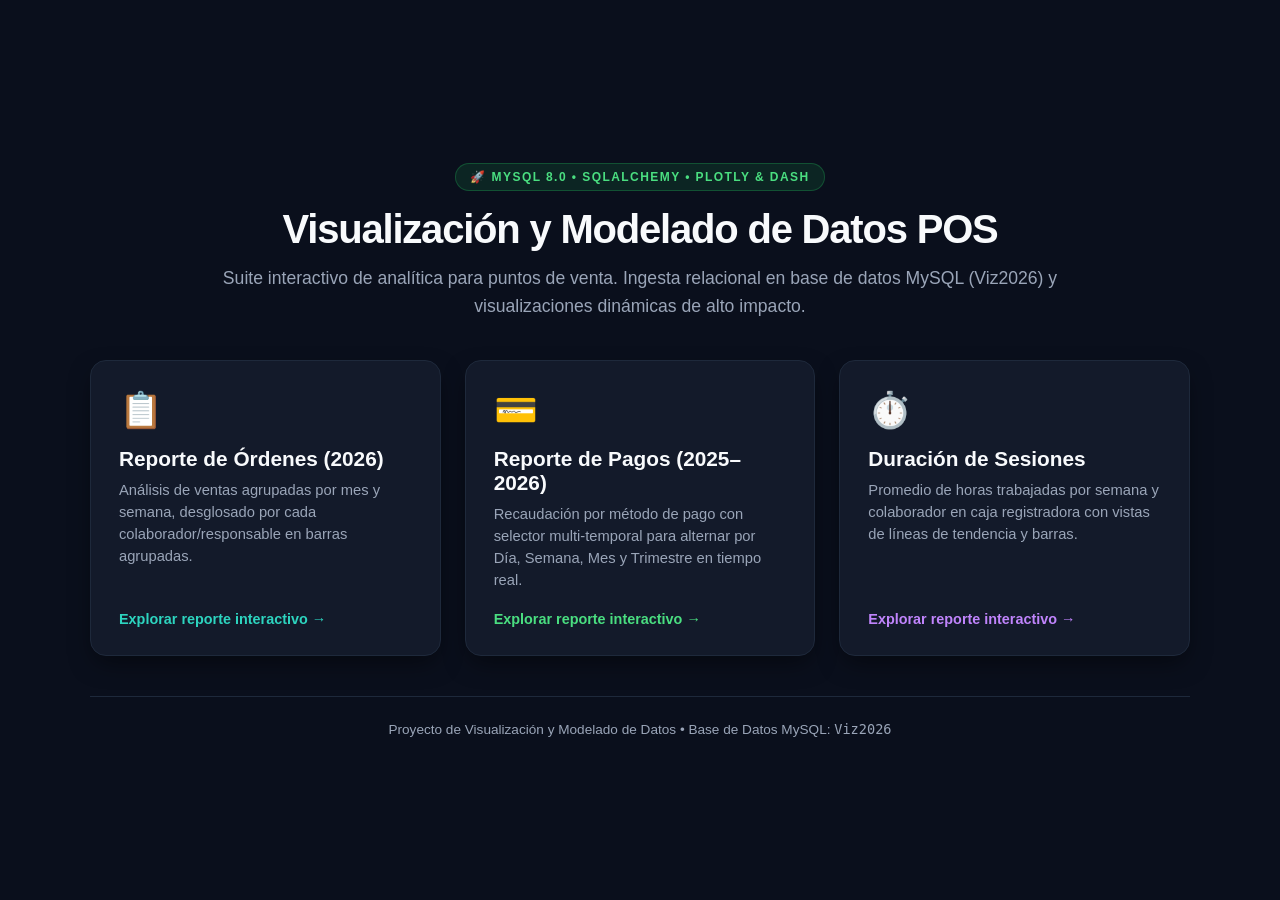
<file: index.html>
<!DOCTYPE html>
<html lang="es">
<head>
  <meta charset="UTF-8">
  <meta name="viewport" content="width=device-width, initial-scale=1.0">
  <title>Portal de Analítica POS | Viz2026</title>
  <style>
    :root {
      --bg-app: #0a0f1c;
      --bg-surface: #131a2a;
      --bg-card: #0c1322;
      --border-default: #1e293b;
      --border-accent: #2dd4bf;
      --text-main: #f8fafc;
      --text-muted: #9aa5b8;
      --accent-teal: #2dd4bf;
      --accent-emerald: #4ade80;
      --accent-purple: #c084fc;
    }
    * { box-sizing: border-box; }
    body {
      margin: 0;
      padding: 40px 24px;
      background-color: var(--bg-app);
      color: var(--text-main);
      font-family: -apple-system, BlinkMacSystemFont, "Segoe UI", Roboto, Helvetica, Arial, sans-serif;
      -webkit-font-smoothing: antialiased;
      min-height: 100vh;
      display: flex;
      flex-direction: column;
      justify-content: center;
      align-items: center;
    }
    .hero {
      text-align: center;
      max-width: 860px;
      margin-bottom: 40px;
    }
    .badge {
      display: inline-block;
      font-size: 0.75rem;
      font-weight: 700;
      letter-spacing: 0.12em;
      color: var(--accent-emerald);
      background-color: rgba(34, 197, 94, 0.12);
      border: 1px solid rgba(34, 197, 94, 0.28);
      padding: 6px 14px;
      border-radius: 20px;
      margin-bottom: 16px;
      text-transform: uppercase;
    }
    .title {
      font-size: 2.5rem;
      font-weight: 800;
      color: var(--text-main);
      margin: 0 0 12px 0;
      letter-spacing: -0.03em;
    }
    .subtitle {
      font-size: 1.1rem;
      color: var(--text-muted);
      line-height: 1.6;
      margin: 0;
    }
    .grid {
      display: grid;
      grid-template-columns: repeat(auto-fit, minmax(320px, 1fr));
      gap: 24px;
      max-width: 1100px;
      width: 100%;
      margin-bottom: 40px;
    }
    .card {
      background-color: var(--bg-surface);
      border: 1px solid var(--border-default);
      border-radius: 16px;
      padding: 28px;
      text-decoration: none;
      color: inherit;
      transition: all 0.25s ease;
      display: flex;
      flex-direction: column;
      justify-content: space-between;
      box-shadow: 0 10px 25px -5px rgba(0, 0, 0, 0.5);
    }
    .card:hover {
      transform: translateY(-4px);
      border-color: var(--border-accent);
      box-shadow: 0 20px 30px -10px rgba(45, 212, 191, 0.25);
    }
    .card-icon {
      font-size: 2.2rem;
      margin-bottom: 16px;
    }
    .card-title {
      font-size: 1.3rem;
      font-weight: 700;
      color: var(--text-main);
      margin: 0 0 8px 0;
    }
    .card-desc {
      font-size: 0.92rem;
      color: var(--text-muted);
      line-height: 1.5;
      margin: 0 0 20px 0;
      flex-grow: 1;
    }
    .card-link {
      font-size: 0.9rem;
      font-weight: 600;
      color: var(--accent-teal);
      display: flex;
      align-items: center;
      gap: 6px;
    }
    .card:hover .card-link {
      text-decoration: underline;
    }
    .footer {
      text-align: center;
      color: var(--text-muted);
      font-size: 0.85rem;
      border-top: 1px solid var(--border-default);
      padding-top: 24px;
      width: 100%;
      max-width: 1100px;
    }
  </style>
</head>
<body>
  <div class="hero">
    <span class="badge">🚀 MySQL 8.0 • SQLAlchemy • Plotly & Dash</span>
    <h1 class="title">Visualización y Modelado de Datos POS</h1>
    <p class="subtitle">
      Suite interactivo de analítica para puntos de venta. Ingesta relacional en base de datos MySQL (Viz2026) y visualizaciones dinámicas de alto impacto.
    </p>
  </div>

  <div class="grid">
    <!-- Card 1: Órdenes -->
    <a href="ordenes.html" class="card">
      <div>
        <div class="card-icon">📋</div>
        <h2 class="card-title">Reporte de Órdenes (2026)</h2>
        <p class="card-desc">
          Análisis de ventas agrupadas por mes y semana, desglosado por cada colaborador/responsable en barras agrupadas.
        </p>
      </div>
      <div class="card-link">Explorar reporte interactivo &rarr;</div>
    </a>

    <!-- Card 2: Pagos -->
    <a href="pagos.html" class="card">
      <div>
        <div class="card-icon">💳</div>
        <h2 class="card-title">Reporte de Pagos (2025–2026)</h2>
        <p class="card-desc">
          Recaudación por método de pago con selector multi-temporal para alternar por Día, Semana, Mes y Trimestre en tiempo real.
        </p>
      </div>
      <div class="card-link" style="color: var(--accent-emerald);">Explorar reporte interactivo &rarr;</div>
    </a>

    <!-- Card 3: Sesiones -->
    <a href="sesiones.html" class="card">
      <div>
        <div class="card-icon">⏱️</div>
        <h2 class="card-title">Duración de Sesiones</h2>
        <p class="card-desc">
          Promedio de horas trabajadas por semana y colaborador en caja registradora con vistas de líneas de tendencia y barras.
        </p>
      </div>
      <div class="card-link" style="color: var(--accent-purple);">Explorar reporte interactivo &rarr;</div>
    </a>
  </div>

  <footer class="footer">
    Proyecto de Visualización y Modelado de Datos • Base de Datos MySQL: <code>Viz2026</code>
  </footer>
</body>
</html>
</file>
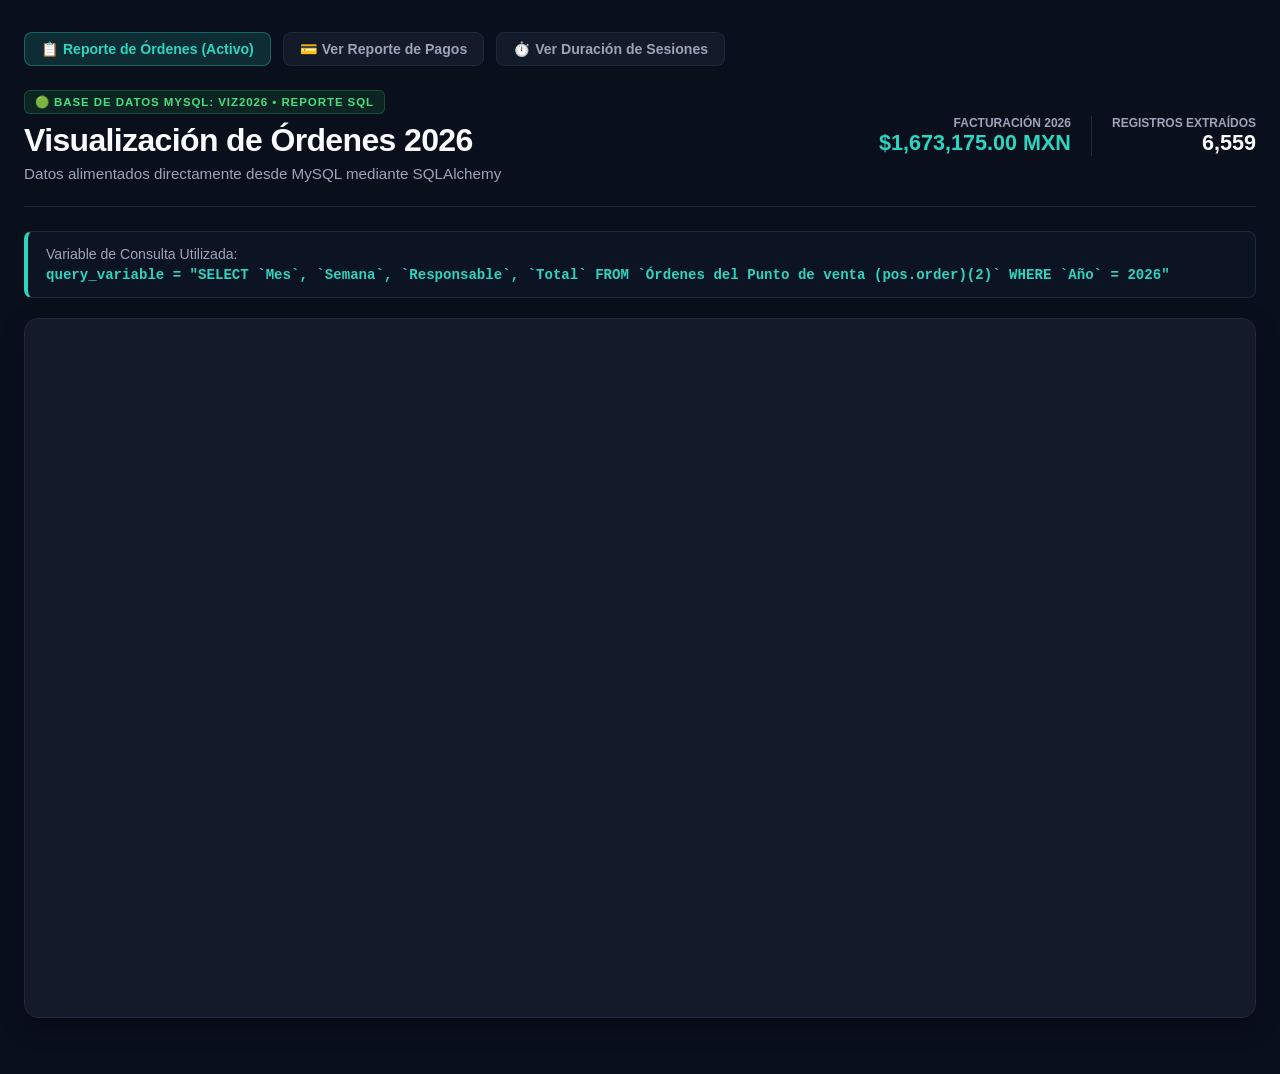
<file: ordenes.html>
<!DOCTYPE html>
<html lang="es">
<head>
  <meta charset="UTF-8">
  <meta name="viewport" content="width=device-width, initial-scale=1.0">
  <title>Órdenes 2026 | Visualización SQL</title>
  <style>
    :root {
      --bg-app: #0a0f1c;
      --bg-surface: #131a2a;
      --bg-card: #0c1322;
      --border-default: #1e293b;
      --border-accent: #2dd4bf;
      --text-main: #f8fafc;
      --text-muted: #9aa5b8;
      --accent-teal: #2dd4bf;
    }
    * { box-sizing: border-box; }
    body {
      margin: 0;
      padding: 32px 24px;
      background-color: var(--bg-app);
      color: var(--text-main);
      font-family: -apple-system, BlinkMacSystemFont, "Segoe UI", Roboto, Helvetica, Arial, sans-serif;
      -webkit-font-smoothing: antialiased;
    }
    .container {
      max-width: 1400px;
      margin: 0 auto;
    }
    .nav-bar {
      display: flex;
      gap: 12px;
      margin-bottom: 24px;
    }
    .nav-link {
      display: inline-flex;
      align-items: center;
      padding: 8px 16px;
      border-radius: 8px;
      font-size: 0.88rem;
      font-weight: 600;
      text-decoration: none;
      transition: all 0.2s ease;
    }
    .nav-link.active {
      background-color: rgba(45, 212, 191, 0.15);
      color: var(--accent-teal);
      border: 1px solid rgba(45, 212, 191, 0.35);
    }
    .nav-link.inactive {
      background-color: var(--bg-surface);
      color: var(--text-muted);
      border: 1px solid var(--border-default);
    }
    .nav-link.inactive:hover {
      color: var(--text-main);
      border-color: #475569;
    }
    .header {
      display: flex;
      justify-content: space-between;
      align-items: center;
      flex-wrap: wrap;
      gap: 20px;
      padding-bottom: 24px;
      margin-bottom: 24px;
      border-bottom: 1px solid var(--border-default);
    }
    .badge {
      display: inline-block;
      font-size: 0.72rem;
      font-weight: 700;
      letter-spacing: 0.08em;
      color: #4ade80;
      background-color: rgba(34, 197, 94, 0.12);
      border: 1px solid rgba(34, 197, 94, 0.28);
      padding: 4px 10px;
      border-radius: 6px;
      margin-bottom: 8px;
    }
    .title {
      font-size: 2rem;
      font-weight: 800;
      color: var(--text-main);
      margin: 0 0 6px 0;
      letter-spacing: -0.02em;
    }
    .subtitle {
      font-size: 0.95rem;
      color: var(--text-muted);
      margin: 0;
    }
    .metrics {
      display: flex;
      align-items: center;
      gap: 20px;
    }
    .metric-item {
      text-align: right;
    }
    .metric-label {
      font-size: 0.75rem;
      color: var(--text-muted);
      text-transform: uppercase;
      font-weight: 600;
      display: block;
    }
    .metric-value {
      font-size: 1.35rem;
      font-weight: 800;
      color: var(--accent-teal);
    }
    .card {
      background-color: var(--bg-surface);
      border: 1px solid var(--border-default);
      border-radius: 14px;
      padding: 24px;
      box-shadow: 0 10px 25px -5px rgba(0, 0, 0, 0.5);
      margin-bottom: 24px;
    }
    .query-banner {
      background-color: var(--bg-card);
      border: 1px solid var(--border-default);
      border-left: 4px solid var(--border-accent);
      border-radius: 8px;
      padding: 14px 18px;
      margin-bottom: 20px;
      font-size: 0.88rem;
    }
    .query-code {
      font-family: Consolas, "Courier New", monospace;
      color: var(--accent-teal);
      font-weight: 600;
    }
  </style>
</head>
<body>
  <div class="container">
    <!-- Barra de Navegación Rápida -->
    <nav class="nav-bar">
      <a href="ordenes.html" class="nav-link active">📋 Reporte de Órdenes (Activo)</a>
      <a href="pagos.html" class="nav-link inactive">💳 Ver Reporte de Pagos</a>
      <a href="sesiones.html" class="nav-link inactive">⏱️ Ver Duración de Sesiones</a>
    </nav>

    <header class="header">
      <div>
        <span class="badge">🟢 BASE DE DATOS MYSQL: VIZ2026 • REPORTE SQL</span>
        <h1 class="title">Visualización de Órdenes 2026</h1>
        <p class="subtitle">Datos alimentados directamente desde MySQL mediante SQLAlchemy</p>
      </div>
      <div class="metrics">
        <div class="metric-item">
          <span class="metric-label">Facturación 2026</span>
          <div class="metric-value">$1,673,175.00 MXN</div>
        </div>
        <div class="metric-item" style="border-left: 1px solid var(--border-default); padding-left: 20px;">
          <span class="metric-label">Registros Extraídos</span>
          <div class="metric-value" style="color: var(--text-main);">6,559</div>
        </div>
      </div>
    </header>

    <div class="query-banner">
      <span style="color: var(--text-muted); display: block; margin-bottom: 4px;">Variable de Consulta Utilizada:</span>
      <code class="query-code">query_variable = "SELECT `Mes`, `Semana`, `Responsable`, `Total` FROM `Órdenes del Punto de venta (pos.order)(2)` WHERE `Año` = 2026"</code>
    </div>

    <main class="card">
      <div style="height:650px; width:100%;">                        <script>window.PlotlyConfig = {MathJaxConfig: 'local'};</script>
        <script charset="utf-8" src="https://cdn.plot.ly/plotly-4.1.1.min.js" integrity="sha256-O24V1F27f8pb0glCkelh3cVHLNiHAJ5gCaVtq2aNch8=" crossorigin="anonymous"></script>                <div id="757a73c2-3384-44be-8b32-209b50c60544" class="plotly-graph-div" style="height:100%; width:100%;"></div>            <script>                window.PLOTLYENV=window.PLOTLYENV || {};                                if (document.getElementById("757a73c2-3384-44be-8b32-209b50c60544")) {                    Plotly.newPlot(                        "757a73c2-3384-44be-8b32-209b50c60544",                        [{"hovertemplate":"\u003cb\u003eAdministrador\u003c\u002fb\u003e\u003cbr\u003eMes: %{x}\u003cbr\u003eImporte: $%{y:,.2f} MXN\u003cextra\u003e\u003c\u002fextra\u003e","marker":{"color":"#2dd4bf"},"name":"Administrador","visible":true,"x":["04. Abril"],"y":{"dtype":"f8","bdata":"AAAAAADGpkA="},"type":"bar"},{"hovertemplate":"\u003cb\u003eColaborador 27A8\u003c\u002fb\u003e\u003cbr\u003eMes: %{x}\u003cbr\u003eImporte: $%{y:,.2f} MXN\u003cextra\u003e\u003c\u002fextra\u003e","marker":{"color":"#93a1f8"},"name":"Colaborador 27A8","visible":true,"x":["01. Enero","02. Febrero","03. Marzo","04. Abril","05. Mayo"],"y":{"dtype":"f8","bdata":"AAAAANCW8UAAAAAA4Kv5QAAAAABotABBAAAAAKDh9EAAAAAAAPKnQA=="},"type":"bar"},{"hovertemplate":"\u003cb\u003eColaborador 27FA\u003c\u002fb\u003e\u003cbr\u003eMes: %{x}\u003cbr\u003eImporte: $%{y:,.2f} MXN\u003cextra\u003e\u003c\u002fextra\u003e","marker":{"color":"#4ade80"},"name":"Colaborador 27FA","visible":true,"x":["06. Junio","07. Julio","08. Agosto"],"y":{"dtype":"f8","bdata":"AAAAAAAomUAAAAAAgNDDQAAAAACAXcNA"},"type":"bar"},{"hovertemplate":"\u003cb\u003eColaborador 829B\u003c\u002fb\u003e\u003cbr\u003eMes: %{x}\u003cbr\u003eImporte: $%{y:,.2f} MXN\u003cextra\u003e\u003c\u002fextra\u003e","marker":{"color":"#fbbf24"},"name":"Colaborador 829B","visible":true,"x":["01. Enero","02. Febrero","03. Marzo","04. Abril","05. Mayo"],"y":{"dtype":"f8","bdata":"AAAAADCi+UAAAAAAAOP8QAAAAADgxORAAAAAABC+80AAAAAAAIDhQA=="},"type":"bar"},{"hovertemplate":"\u003cb\u003eColaborador 8E30\u003c\u002fb\u003e\u003cbr\u003eMes: %{x}\u003cbr\u003eImporte: $%{y:,.2f} MXN\u003cextra\u003e\u003c\u002fextra\u003e","marker":{"color":"#f472b6"},"name":"Colaborador 8E30","visible":true,"x":["01. Enero"],"y":{"dtype":"f8","bdata":"AAAAAODm6kA="},"type":"bar"},{"hovertemplate":"\u003cb\u003eColaborador 934B\u003c\u002fb\u003e\u003cbr\u003eMes: %{x}\u003cbr\u003eImporte: $%{y:,.2f} MXN\u003cextra\u003e\u003c\u002fextra\u003e","marker":{"color":"#a78bfa"},"name":"Colaborador 934B","visible":true,"x":["05. Mayo","06. Junio"],"y":{"dtype":"f8","bdata":"AAAAAED910AAAAAAAJqlQA=="},"type":"bar"},{"hovertemplate":"\u003cb\u003eColaborador A699\u003c\u002fb\u003e\u003cbr\u003eMes: %{x}\u003cbr\u003eImporte: $%{y:,.2f} MXN\u003cextra\u003e\u003c\u002fextra\u003e","marker":{"color":"#38bdf8"},"name":"Colaborador A699","visible":true,"x":["05. Mayo","06. Junio"],"y":{"dtype":"f8","bdata":"AAAAAAAir0AAAAAAgKjIQA=="},"type":"bar"},{"hovertemplate":"\u003cb\u003eColaborador E936\u003c\u002fb\u003e\u003cbr\u003eMes: %{x}\u003cbr\u003eImporte: $%{y:,.2f} MXN\u003cextra\u003e\u003c\u002fextra\u003e","marker":{"color":"#fb923c"},"name":"Colaborador E936","visible":true,"x":["01. Enero","02. Febrero","03. Marzo","04. Abril","05. Mayo","06. Junio","07. Julio","08. Agosto","09. Septiembre"],"y":{"dtype":"f8","bdata":"AAAAAADy3EAAAAAAQErbQAAAAAAgGONAAAAAAABJ20AAAAAAAA3bQAAAAADA59FAAAAAAAAfvUAAAAAAgALpQAAAAAAA\u002fsVA"},"type":"bar"},{"hovertemplate":"\u003cb\u003eColaborador FB13\u003c\u002fb\u003e\u003cbr\u003eMes: %{x}\u003cbr\u003eImporte: $%{y:,.2f} MXN\u003cextra\u003e\u003c\u002fextra\u003e","marker":{"color":"#e879f9"},"name":"Colaborador FB13","visible":true,"x":["08. Agosto","09. Septiembre"],"y":{"dtype":"f8","bdata":"AAAAAAD6vkAAAAAAYAroQA=="},"type":"bar"},{"hovertemplate":"\u003cb\u003eColaborador FFC1\u003c\u002fb\u003e\u003cbr\u003eMes: %{x}\u003cbr\u003eImporte: $%{y:,.2f} MXN\u003cextra\u003e\u003c\u002fextra\u003e","marker":{"color":"#60a5fa"},"name":"Colaborador FFC1","visible":true,"x":["05. Mayo","06. Junio","07. Julio","08. Agosto","09. Septiembre"],"y":{"dtype":"f8","bdata":"AAAAABAF80AAAAAAwHH5QAAAAABoPABBAAAAAHDw90AAAAAA4BTqQA=="},"type":"bar"},{"hovertemplate":"\u003cb\u003eAdministrador\u003c\u002fb\u003e\u003cbr\u003eSemana: %{x}\u003cbr\u003eImporte: $%{y:,.2f} MXN\u003cextra\u003e\u003c\u002fextra\u003e","marker":{"color":"#2dd4bf"},"name":"Administrador","visible":false,"x":["Sem 16"],"y":{"dtype":"f8","bdata":"AAAAAADGpkA="},"type":"bar"},{"hovertemplate":"\u003cb\u003eColaborador 27A8\u003c\u002fb\u003e\u003cbr\u003eSemana: %{x}\u003cbr\u003eImporte: $%{y:,.2f} MXN\u003cextra\u003e\u003c\u002fextra\u003e","marker":{"color":"#93a1f8"},"name":"Colaborador 27A8","visible":false,"x":["Sem 01","Sem 02","Sem 03","Sem 04","Sem 05","Sem 06","Sem 07","Sem 08","Sem 09","Sem 10","Sem 11","Sem 12","Sem 13","Sem 14","Sem 15","Sem 16","Sem 17","Sem 18"],"y":{"dtype":"f8","bdata":"AAAAAAAQw0AAAAAAAKSwQAAAAADA1tNAAAAAAECj10AAAAAAANHQQAAAAABAsNlAAAAAAGBc4UAAAAAAgNPQQAAAAABA2NlAAAAAAKDK7EAAAAAAwJXjQAAAAAAACslAAAAAAADay0AAAAAAACrXQAAAAAAAx9VAAAAAAAAJ0EAAAAAAAOTRQAAAAACAIsxA"},"type":"bar"},{"hovertemplate":"\u003cb\u003eColaborador 27FA\u003c\u002fb\u003e\u003cbr\u003eSemana: %{x}\u003cbr\u003eImporte: $%{y:,.2f} MXN\u003cextra\u003e\u003c\u002fextra\u003e","marker":{"color":"#4ade80"},"name":"Colaborador 27FA","visible":false,"x":["Sem 24","Sem 31"],"y":{"dtype":"f8","bdata":"AAAAAAAomUAAAAAAAJfTQA=="},"type":"bar"},{"hovertemplate":"\u003cb\u003eColaborador 829B\u003c\u002fb\u003e\u003cbr\u003eSemana: %{x}\u003cbr\u003eImporte: $%{y:,.2f} MXN\u003cextra\u003e\u003c\u002fextra\u003e","marker":{"color":"#fbbf24"},"name":"Colaborador 829B","visible":false,"x":["Sem 01","Sem 02","Sem 03","Sem 04","Sem 05","Sem 06","Sem 07","Sem 08","Sem 09","Sem 12","Sem 13","Sem 14","Sem 15","Sem 16","Sem 17","Sem 18","Sem 19","Sem 20"],"y":{"dtype":"f8","bdata":"AAAAAADbukAAAAAAAArUQAAAAADAdNtAAAAAAAC710AAAAAAAGneQAAAAABA8dRAAAAAAECJ3UAAAAAAwG\u002fhQAAAAABAYdhAAAAAAIA91UAAAAAAgFbKQAAAAAAA5c9AAAAAAAA31EAAAAAAwErTQAAAAABAKthAAAAAAIAQykAAAAAAgGTRQAAAAAAAHMZA"},"type":"bar"},{"hovertemplate":"\u003cb\u003eColaborador 8E30\u003c\u002fb\u003e\u003cbr\u003eSemana: %{x}\u003cbr\u003eImporte: $%{y:,.2f} MXN\u003cextra\u003e\u003c\u002fextra\u003e","marker":{"color":"#f472b6"},"name":"Colaborador 8E30","visible":false,"x":["Sem 01","Sem 02","Sem 03"],"y":{"dtype":"f8","bdata":"AAAAAAA+vEAAAAAAABLhQAAAAACANMlA"},"type":"bar"},{"hovertemplate":"\u003cb\u003eColaborador 934B\u003c\u002fb\u003e\u003cbr\u003eSemana: %{x}\u003cbr\u003eImporte: $%{y:,.2f} MXN\u003cextra\u003e\u003c\u002fextra\u003e","marker":{"color":"#a78bfa"},"name":"Colaborador 934B","visible":false,"x":["Sem 20","Sem 21","Sem 22","Sem 23"],"y":{"dtype":"f8","bdata":"AAAAAADYk0AAAAAAgL3HQAAAAAAAwsVAAAAAAACapUA="},"type":"bar"},{"hovertemplate":"\u003cb\u003eColaborador A699\u003c\u002fb\u003e\u003cbr\u003eSemana: %{x}\u003cbr\u003eImporte: $%{y:,.2f} MXN\u003cextra\u003e\u003c\u002fextra\u003e","marker":{"color":"#38bdf8"},"name":"Colaborador A699","visible":false,"x":["Sem 22","Sem 23"],"y":{"dtype":"f8","bdata":"AAAAAAAir0AAAAAAgKjIQA=="},"type":"bar"},{"hovertemplate":"\u003cb\u003eColaborador E936\u003c\u002fb\u003e\u003cbr\u003eSemana: %{x}\u003cbr\u003eImporte: $%{y:,.2f} MXN\u003cextra\u003e\u003c\u002fextra\u003e","marker":{"color":"#fb923c"},"name":"Colaborador E936","visible":false,"x":["Sem 02","Sem 03","Sem 04","Sem 05","Sem 06","Sem 07","Sem 08","Sem 09","Sem 10","Sem 11","Sem 12","Sem 13","Sem 14","Sem 15","Sem 16","Sem 17","Sem 18","Sem 19","Sem 20","Sem 21","Sem 22","Sem 23","Sem 24","Sem 31","Sem 32","Sem 33","Sem 36","Sem 37","Sem 38","Sem 39"],"y":{"dtype":"f8","bdata":"[base64]"},"type":"bar"},{"hovertemplate":"\u003cb\u003eColaborador FB13\u003c\u002fb\u003e\u003cbr\u003eSemana: %{x}\u003cbr\u003eImporte: $%{y:,.2f} MXN\u003cextra\u003e\u003c\u002fextra\u003e","marker":{"color":"#e879f9"},"name":"Colaborador FB13","visible":false,"x":["Sem 35","Sem 36","Sem 37","Sem 38","Sem 39","Sem 40"],"y":{"dtype":"f8","bdata":"AAAAAAD6vkAAAAAAANbFQAAAAAAAjLlAAAAAAIDbx0AAAAAAgFrGQAAAAAAAr75A"},"type":"bar"},{"hovertemplate":"\u003cb\u003eColaborador FFC1\u003c\u002fb\u003e\u003cbr\u003eSemana: %{x}\u003cbr\u003eImporte: $%{y:,.2f} MXN\u003cextra\u003e\u003c\u002fextra\u003e","marker":{"color":"#60a5fa"},"name":"Colaborador FFC1","visible":false,"x":["Sem 19","Sem 20","Sem 21","Sem 22","Sem 23","Sem 24","Sem 25","Sem 26","Sem 27","Sem 28","Sem 29","Sem 30","Sem 31","Sem 32","Sem 33","Sem 34","Sem 35","Sem 36","Sem 37","Sem 38","Sem 39","Sem 40"],"y":{"dtype":"f8","bdata":"[base64]"},"type":"bar"}],                        {"template":{"data":{"histogram2dcontour":[{"type":"histogram2dcontour","colorbar":{"outlinewidth":0,"ticks":""},"colorscale":[[0.0,"#0d0887"],[0.1111111111111111,"#46039f"],[0.2222222222222222,"#7201a8"],[0.3333333333333333,"#9c179e"],[0.4444444444444444,"#bd3786"],[0.5555555555555556,"#d8576b"],[0.6666666666666666,"#ed7953"],[0.7777777777777778,"#fb9f3a"],[0.8888888888888888,"#fdca26"],[1.0,"#f0f921"]]}],"choropleth":[{"type":"choropleth","colorbar":{"outlinewidth":0,"ticks":""}}],"histogram2d":[{"type":"histogram2d","colorbar":{"outlinewidth":0,"ticks":""},"colorscale":[[0.0,"#0d0887"],[0.1111111111111111,"#46039f"],[0.2222222222222222,"#7201a8"],[0.3333333333333333,"#9c179e"],[0.4444444444444444,"#bd3786"],[0.5555555555555556,"#d8576b"],[0.6666666666666666,"#ed7953"],[0.7777777777777778,"#fb9f3a"],[0.8888888888888888,"#fdca26"],[1.0,"#f0f921"]]}],"heatmap":[{"type":"heatmap","colorbar":{"outlinewidth":0,"ticks":""},"colorscale":[[0.0,"#0d0887"],[0.1111111111111111,"#46039f"],[0.2222222222222222,"#7201a8"],[0.3333333333333333,"#9c179e"],[0.4444444444444444,"#bd3786"],[0.5555555555555556,"#d8576b"],[0.6666666666666666,"#ed7953"],[0.7777777777777778,"#fb9f3a"],[0.8888888888888888,"#fdca26"],[1.0,"#f0f921"]]}],"contourcarpet":[{"type":"contourcarpet","colorbar":{"outlinewidth":0,"ticks":""}}],"contour":[{"type":"contour","colorbar":{"outlinewidth":0,"ticks":""},"colorscale":[[0.0,"#0d0887"],[0.1111111111111111,"#46039f"],[0.2222222222222222,"#7201a8"],[0.3333333333333333,"#9c179e"],[0.4444444444444444,"#bd3786"],[0.5555555555555556,"#d8576b"],[0.6666666666666666,"#ed7953"],[0.7777777777777778,"#fb9f3a"],[0.8888888888888888,"#fdca26"],[1.0,"#f0f921"]]}],"surface":[{"type":"surface","colorbar":{"outlinewidth":0,"ticks":""},"colorscale":[[0.0,"#0d0887"],[0.1111111111111111,"#46039f"],[0.2222222222222222,"#7201a8"],[0.3333333333333333,"#9c179e"],[0.4444444444444444,"#bd3786"],[0.5555555555555556,"#d8576b"],[0.6666666666666666,"#ed7953"],[0.7777777777777778,"#fb9f3a"],[0.8888888888888888,"#fdca26"],[1.0,"#f0f921"]]}],"mesh3d":[{"type":"mesh3d","colorbar":{"outlinewidth":0,"ticks":""}}],"scatter":[{"fillpattern":{"fillmode":"overlay","size":10,"solidity":0.2},"type":"scatter"}],"parcoords":[{"type":"parcoords","line":{"colorbar":{"outlinewidth":0,"ticks":""}}}],"scatterpolargl":[{"type":"scatterpolargl","marker":{"colorbar":{"outlinewidth":0,"ticks":""}}}],"bar":[{"error_x":{"color":"#2a3f5f"},"error_y":{"color":"#2a3f5f"},"marker":{"line":{"color":"#E5ECF6","width":0.5},"pattern":{"fillmode":"overlay","size":10,"solidity":0.2}},"type":"bar"}],"scattergeo":[{"type":"scattergeo","marker":{"colorbar":{"outlinewidth":0,"ticks":""}}}],"scatterpolar":[{"type":"scatterpolar","marker":{"colorbar":{"outlinewidth":0,"ticks":""}}}],"histogram":[{"marker":{"pattern":{"fillmode":"overlay","size":10,"solidity":0.2}},"type":"histogram"}],"scattergl":[{"type":"scattergl","marker":{"colorbar":{"outlinewidth":0,"ticks":""}}}],"scatter3d":[{"type":"scatter3d","line":{"colorbar":{"outlinewidth":0,"ticks":""}},"marker":{"colorbar":{"outlinewidth":0,"ticks":""}}}],"scattermap":[{"type":"scattermap","marker":{"colorbar":{"outlinewidth":0,"ticks":""}}}],"scatterternary":[{"type":"scatterternary","marker":{"colorbar":{"outlinewidth":0,"ticks":""}}}],"scattercarpet":[{"type":"scattercarpet","marker":{"colorbar":{"outlinewidth":0,"ticks":""}}}],"carpet":[{"aaxis":{"endlinecolor":"#2a3f5f","gridcolor":"white","linecolor":"white","minorgridcolor":"white","startlinecolor":"#2a3f5f"},"baxis":{"endlinecolor":"#2a3f5f","gridcolor":"white","linecolor":"white","minorgridcolor":"white","startlinecolor":"#2a3f5f"},"type":"carpet"}],"table":[{"cells":{"fill":{"color":"#EBF0F8"},"line":{"color":"white"}},"header":{"fill":{"color":"#C8D4E3"},"line":{"color":"white"}},"type":"table"}],"barpolar":[{"marker":{"line":{"color":"#E5ECF6","width":0.5},"pattern":{"fillmode":"overlay","size":10,"solidity":0.2}},"type":"barpolar"}],"pie":[{"automargin":true,"type":"pie"}]},"layout":{"autotypenumbers":"strict","colorway":["#636efa","#EF553B","#00cc96","#ab63fa","#FFA15A","#19d3f3","#FF6692","#B6E880","#FF97FF","#FECB52"],"font":{"color":"#2a3f5f"},"hovermode":"closest","hoverlabel":{"align":"left"},"paper_bgcolor":"white","plot_bgcolor":"#E5ECF6","polar":{"bgcolor":"#E5ECF6","angularaxis":{"gridcolor":"white","linecolor":"white","ticks":""},"radialaxis":{"gridcolor":"white","linecolor":"white","ticks":""}},"ternary":{"bgcolor":"#E5ECF6","aaxis":{"gridcolor":"white","linecolor":"white","ticks":""},"baxis":{"gridcolor":"white","linecolor":"white","ticks":""},"caxis":{"gridcolor":"white","linecolor":"white","ticks":""}},"coloraxis":{"colorbar":{"outlinewidth":0,"ticks":""}},"colorscale":{"sequential":[[0.0,"#0d0887"],[0.1111111111111111,"#46039f"],[0.2222222222222222,"#7201a8"],[0.3333333333333333,"#9c179e"],[0.4444444444444444,"#bd3786"],[0.5555555555555556,"#d8576b"],[0.6666666666666666,"#ed7953"],[0.7777777777777778,"#fb9f3a"],[0.8888888888888888,"#fdca26"],[1.0,"#f0f921"]],"sequentialminus":[[0.0,"#0d0887"],[0.1111111111111111,"#46039f"],[0.2222222222222222,"#7201a8"],[0.3333333333333333,"#9c179e"],[0.4444444444444444,"#bd3786"],[0.5555555555555556,"#d8576b"],[0.6666666666666666,"#ed7953"],[0.7777777777777778,"#fb9f3a"],[0.8888888888888888,"#fdca26"],[1.0,"#f0f921"]],"diverging":[[0,"#8e0152"],[0.1,"#c51b7d"],[0.2,"#de77ae"],[0.3,"#f1b6da"],[0.4,"#fde0ef"],[0.5,"#f7f7f7"],[0.6,"#e6f5d0"],[0.7,"#b8e186"],[0.8,"#7fbc41"],[0.9,"#4d9221"],[1,"#276419"]]},"xaxis":{"gridcolor":"white","linecolor":"white","ticks":"","title":{"standoff":15},"zerolinecolor":"white","automargin":true,"zerolinewidth":2},"yaxis":{"gridcolor":"white","linecolor":"white","ticks":"","title":{"standoff":15},"zerolinecolor":"white","automargin":true,"zerolinewidth":2},"scene":{"xaxis":{"backgroundcolor":"#E5ECF6","gridcolor":"white","linecolor":"white","showbackground":true,"ticks":"","zerolinecolor":"white","gridwidth":2},"yaxis":{"backgroundcolor":"#E5ECF6","gridcolor":"white","linecolor":"white","showbackground":true,"ticks":"","zerolinecolor":"white","gridwidth":2},"zaxis":{"backgroundcolor":"#E5ECF6","gridcolor":"white","linecolor":"white","showbackground":true,"ticks":"","zerolinecolor":"white","gridwidth":2}},"shapedefaults":{"line":{"color":"#2a3f5f"}},"annotationdefaults":{"arrowcolor":"#2a3f5f","arrowhead":0,"arrowwidth":1},"geo":{"bgcolor":"white","landcolor":"#E5ECF6","subunitcolor":"white","showland":true,"showlakes":true,"lakecolor":"white"},"title":{"x":0.05}}},"font":{"color":"#9aa5b8","family":"-apple-system, BlinkMacSystemFont, \"Segoe UI\", Roboto, sans-serif","size":12},"xaxis":{"title":{"font":{"color":"#f8fafc"},"text":"\u003cb\u003eMes del A\u00f1o (2026)\u003c\u002fb\u003e"},"tickfont":{"color":"#cbd5e1"},"categoryorder":"category ascending","gridcolor":"#1e293b","showgrid":true},"yaxis":{"title":{"font":{"color":"#f8fafc"},"text":"\u003cb\u003eImporte Total ($ MXN)\u003c\u002fb\u003e"},"tickfont":{"color":"#cbd5e1"},"gridcolor":"#1e293b","showgrid":true,"tickprefix":"$","tickformat":",.0f"},"legend":{"title":{"font":{"color":"#f8fafc","size":13},"text":"\u003cb\u003eResponsable\u003c\u002fb\u003e"},"font":{"color":"#e2e8f0","size":11},"bgcolor":"rgba(19, 26, 42, 0.85)","bordercolor":"#334155","borderwidth":1,"orientation":"h","yanchor":"bottom","y":-0.35,"xanchor":"center","x":0.5},"hoverlabel":{"font":{"color":"#f8fafc","size":13},"bgcolor":"#0c1322","bordercolor":"#2dd4bf"},"margin":{"l":70,"r":40,"t":110,"b":120},"title":{"font":{"color":"#f8fafc","size":18},"text":"\u003cb\u003eImporte Total 2026 Agrupado por Mes y Responsable\u003c\u002fb\u003e","x":0.02,"y":0.98},"barmode":"group","paper_bgcolor":"#131a2a","plot_bgcolor":"#131a2a","bargap":0.15,"bargroupgap":0.04,"height":650,"updatemenus":[{"active":0,"bgcolor":"#1e293b","bordercolor":"#2dd4bf","borderwidth":1,"buttons":[{"args":[{"visible":[true,true,true,true,true,true,true,true,true,true,false,false,false,false,false,false,false,false,false,false]},{"xaxis.title.text":"\u003cb\u003eMes del A\u00f1o (2026)\u003c\u002fb\u003e","title.text":"\u003cb\u003eImporte Total 2026 Agrupado por Mes y Responsable\u003c\u002fb\u003e"}],"label":"  \ud83d\udcc5 Agrupar por Mes  ","method":"update"},{"args":[{"visible":[false,false,false,false,false,false,false,false,false,false,true,true,true,true,true,true,true,true,true,true]},{"xaxis.title.text":"\u003cb\u003eSemana del A\u00f1o (Sem 01 \u2014 Sem 40 de 2026)\u003c\u002fb\u003e","title.text":"\u003cb\u003eImporte Total 2026 Agrupado por Semana y Responsable\u003c\u002fb\u003e"}],"label":"  \ud83d\udcc6 Agrupar por Semana  ","method":"update"}],"direction":"right","font":{"color":"#f8fafc","size":13},"type":"buttons","x":0.5,"xanchor":"center","y":1.16,"yanchor":"top"}]},                        {"responsive": true}                    )                };            </script>        </div>
    </main>
  </div>
</body>
</html>
</file>
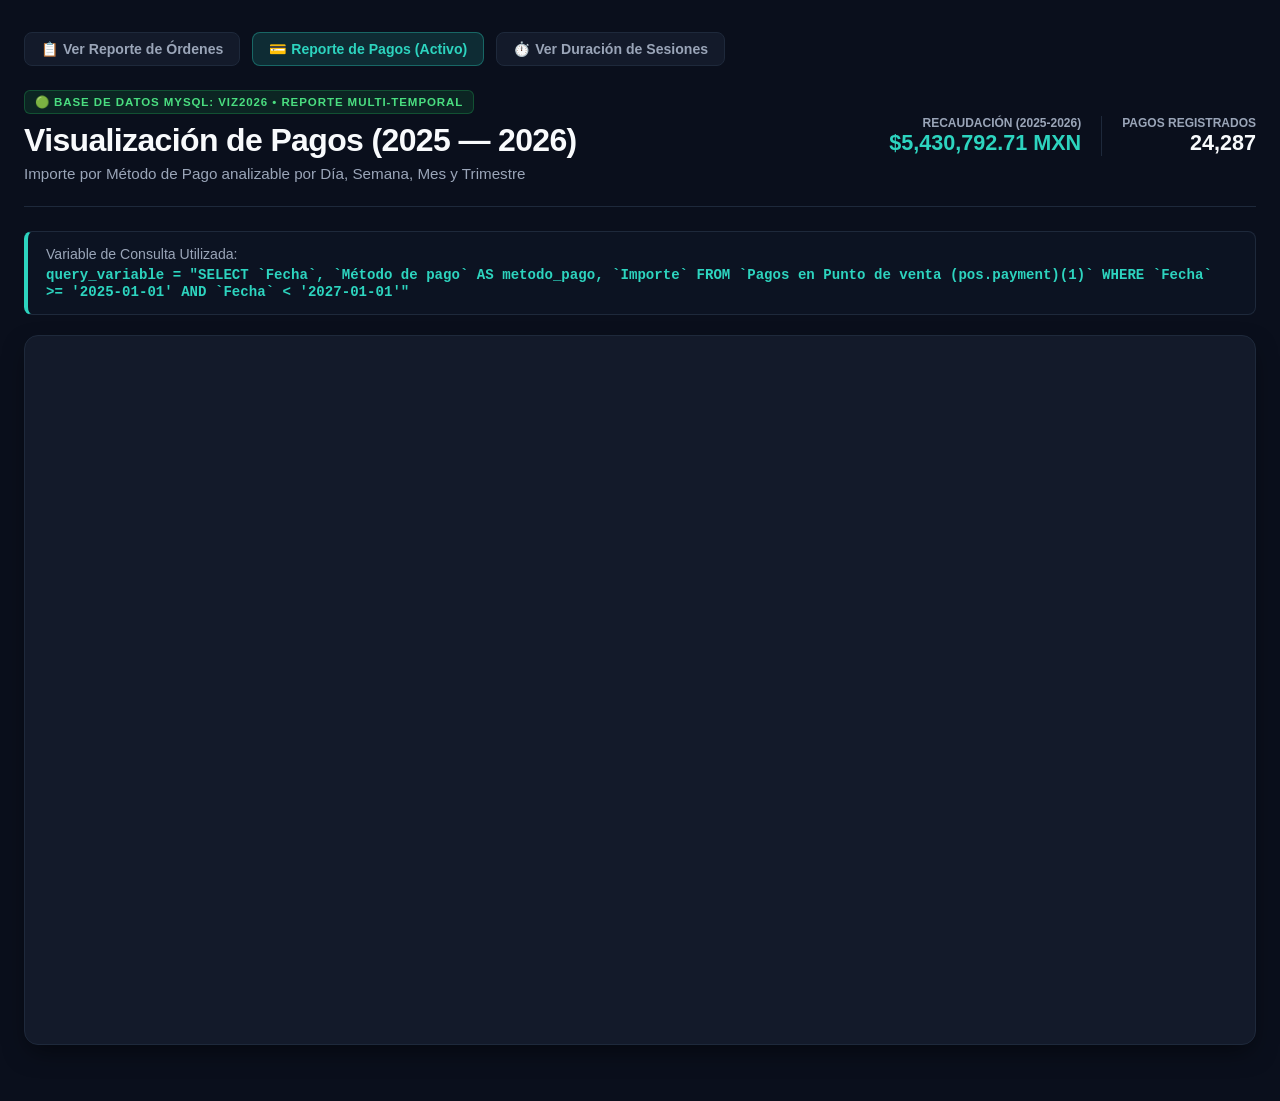
<file: pagos.html>
<!DOCTYPE html>
<html lang="es">
<head>
  <meta charset="UTF-8">
  <meta name="viewport" content="width=device-width, initial-scale=1.0">
  <title>Pagos 2025-2026 | Visualización SQL</title>
  <style>
    :root {
      --bg-app: #0a0f1c;
      --bg-surface: #131a2a;
      --bg-card: #0c1322;
      --border-default: #1e293b;
      --border-accent: #2dd4bf;
      --text-main: #f8fafc;
      --text-muted: #9aa5b8;
      --accent-teal: #2dd4bf;
    }
    * { box-sizing: border-box; }
    body {
      margin: 0;
      padding: 32px 24px;
      background-color: var(--bg-app);
      color: var(--text-main);
      font-family: -apple-system, BlinkMacSystemFont, "Segoe UI", Roboto, Helvetica, Arial, sans-serif;
      -webkit-font-smoothing: antialiased;
    }
    .container {
      max-width: 1400px;
      margin: 0 auto;
    }
    .nav-bar {
      display: flex;
      gap: 12px;
      margin-bottom: 24px;
    }
    .nav-link {
      display: inline-flex;
      align-items: center;
      padding: 8px 16px;
      border-radius: 8px;
      font-size: 0.88rem;
      font-weight: 600;
      text-decoration: none;
      transition: all 0.2s ease;
    }
    .nav-link.active {
      background-color: rgba(45, 212, 191, 0.15);
      color: var(--accent-teal);
      border: 1px solid rgba(45, 212, 191, 0.35);
    }
    .nav-link.inactive {
      background-color: var(--bg-surface);
      color: var(--text-muted);
      border: 1px solid var(--border-default);
    }
    .nav-link.inactive:hover {
      color: var(--text-main);
      border-color: #475569;
    }
    .header {
      display: flex;
      justify-content: space-between;
      align-items: center;
      flex-wrap: wrap;
      gap: 20px;
      padding-bottom: 24px;
      margin-bottom: 24px;
      border-bottom: 1px solid var(--border-default);
    }
    .badge {
      display: inline-block;
      font-size: 0.72rem;
      font-weight: 700;
      letter-spacing: 0.08em;
      color: #4ade80;
      background-color: rgba(34, 197, 94, 0.12);
      border: 1px solid rgba(34, 197, 94, 0.28);
      padding: 4px 10px;
      border-radius: 6px;
      margin-bottom: 8px;
    }
    .title {
      font-size: 2rem;
      font-weight: 800;
      color: var(--text-main);
      margin: 0 0 6px 0;
      letter-spacing: -0.02em;
    }
    .subtitle {
      font-size: 0.95rem;
      color: var(--text-muted);
      margin: 0;
    }
    .metrics {
      display: flex;
      align-items: center;
      gap: 20px;
    }
    .metric-item {
      text-align: right;
    }
    .metric-label {
      font-size: 0.75rem;
      color: var(--text-muted);
      text-transform: uppercase;
      font-weight: 600;
      display: block;
    }
    .metric-value {
      font-size: 1.35rem;
      font-weight: 800;
      color: var(--accent-teal);
    }
    .card {
      background-color: var(--bg-surface);
      border: 1px solid var(--border-default);
      border-radius: 14px;
      padding: 24px;
      box-shadow: 0 10px 25px -5px rgba(0, 0, 0, 0.5);
      margin-bottom: 24px;
    }
    .query-banner {
      background-color: var(--bg-card);
      border: 1px solid var(--border-default);
      border-left: 4px solid var(--border-accent);
      border-radius: 8px;
      padding: 14px 18px;
      margin-bottom: 20px;
      font-size: 0.88rem;
    }
    .query-code {
      font-family: Consolas, "Courier New", monospace;
      color: var(--accent-teal);
      font-weight: 600;
    }
  </style>
</head>
<body>
  <div class="container">
    <!-- Barra de Navegación Rápida -->
    <nav class="nav-bar">
      <a href="ordenes.html" class="nav-link inactive">📋 Ver Reporte de Órdenes</a>
      <a href="pagos.html" class="nav-link active">💳 Reporte de Pagos (Activo)</a>
      <a href="sesiones.html" class="nav-link inactive">⏱️ Ver Duración de Sesiones</a>
    </nav>

    <header class="header">
      <div>
        <span class="badge">🟢 BASE DE DATOS MYSQL: VIZ2026 • REPORTE MULTI-TEMPORAL</span>
        <h1 class="title">Visualización de Pagos (2025 — 2026)</h1>
        <p class="subtitle">Importe por Método de Pago analizable por Día, Semana, Mes y Trimestre</p>
      </div>
      <div class="metrics">
        <div class="metric-item">
          <span class="metric-label">Recaudación (2025-2026)</span>
          <div class="metric-value">$5,430,792.71 MXN</div>
        </div>
        <div class="metric-item" style="border-left: 1px solid var(--border-default); padding-left: 20px;">
          <span class="metric-label">Pagos Registrados</span>
          <div class="metric-value" style="color: var(--text-main);">24,287</div>
        </div>
      </div>
    </header>

    <div class="query-banner">
      <span style="color: var(--text-muted); display: block; margin-bottom: 4px;">Variable de Consulta Utilizada:</span>
      <code class="query-code">query_variable = "SELECT `Fecha`, `Método de pago` AS metodo_pago, `Importe` FROM `Pagos en Punto de venta (pos.payment)(1)` WHERE `Fecha` >= '2025-01-01' AND `Fecha` < '2027-01-01'"</code>
    </div>

    <main class="card">
      <div style="height:660px; width:100%;">                        <script>window.PlotlyConfig = {MathJaxConfig: 'local'};</script>
        <script charset="utf-8" src="https://cdn.plot.ly/plotly-4.1.1.min.js" integrity="sha256-O24V1F27f8pb0glCkelh3cVHLNiHAJ5gCaVtq2aNch8=" crossorigin="anonymous"></script>                <div id="0f2f53a5-a3f5-4eaf-ba03-d073502cf1be" class="plotly-graph-div" style="height:100%; width:100%;"></div>            <script>                window.PLOTLYENV=window.PLOTLYENV || {};                                if (document.getElementById("0f2f53a5-a3f5-4eaf-ba03-d073502cf1be")) {                    Plotly.newPlot(                        "0f2f53a5-a3f5-4eaf-ba03-d073502cf1be",                        [{"hovertemplate":"\u003cb\u003eEfectivo Cafeteria\u003c\u002fb\u003e\u003cbr\u003eMes: %{x}\u003cbr\u003eImporte: $%{y:,.2f} MXN\u003cextra\u003e\u003c\u002fextra\u003e","marker":{"color":"#2dd4bf"},"name":"Efectivo Cafeteria","visible":true,"x":["2025-01","2025-02","2025-03","2025-04","2025-05","2025-06","2025-07","2025-08","2025-09","2025-10","2025-11","2025-12"],"y":{"dtype":"f8","bdata":"AAAAACAR90AAAAAAgG\u002f4QAAAAACwP\u002f9AAAAAAEDW\u002fEAAAAAA6CICQQAAAABg0QJBAAAAALClAkEAAAAAYPQDQQAAAAC4vQBBAAAAAJCbAEEAAAAAIMwAQQAAAAAAjKJA"},"type":"bar"},{"hovertemplate":"\u003cb\u003eOtro PDC\u003c\u002fb\u003e\u003cbr\u003eMes: %{x}\u003cbr\u003eImporte: $%{y:,.2f} MXN\u003cextra\u003e\u003c\u002fextra\u003e","marker":{"color":"#4ade80"},"name":"Otro PDC","visible":true,"x":["2025-01","2025-02","2025-03","2025-04","2025-06","2025-07","2025-08","2025-10","2025-11","2025-12","2026-01","2026-02","2026-03","2026-04","2026-05","2026-06","2026-07","2026-08"],"y":{"dtype":"f8","bdata":"AAAAAAiHB0EAAAAAEBYGQQAAAABwqQVB4XoUrqlLB0EAAAAAAEiXwAAAAAAAG7ZAAAAAAAAAVMAAAAAAADB2QAAAAAAAeIRAAAAAAACck8AAAAAAAMKgwAAAAAAAEbLAAAAAAAAolMAAAAAAAHW8QAAAAAAApJVAAAAAAAB4rkAAAAAAAKCJQAAAAAAAyqdA"},"type":"bar"},{"hovertemplate":"\u003cb\u003eCaja BEA5\u003c\u002fb\u003e\u003cbr\u003eMes: %{x}\u003cbr\u003eImporte: $%{y:,.2f} MXN\u003cextra\u003e\u003c\u002fextra\u003e","marker":{"color":"#93a1f8"},"name":"Caja BEA5","visible":true,"x":["2025-04","2025-05","2025-06","2025-07","2025-08","2025-09","2025-10","2025-11","2025-12","2026-01","2026-02","2026-03","2026-04","2026-05"],"y":{"dtype":"f8","bdata":"AAAAAADkoUAAAAAAwOrjQAAAAADACORAAAAAAAAE3EAAAAAAAHTdQAAAAABAwdJAAAAAACAo7EAAAAAA4G32QAAAAADAX+xAAAAAAHCa80AAAAAAIDn6QAAAAADAvORAAAAAAJCf8UAAAAAAAMTdQA=="},"type":"bar"},{"hovertemplate":"\u003cb\u003eCaja 56C7\u003c\u002fb\u003e\u003cbr\u003eMes: %{x}\u003cbr\u003eImporte: $%{y:,.2f} MXN\u003cextra\u003e\u003c\u002fextra\u003e","marker":{"color":"#fbbf24"},"name":"Caja 56C7","visible":true,"x":["2025-11","2025-12","2026-01","2026-02","2026-03","2026-04","2026-05"],"y":{"dtype":"f8","bdata":"AAAAACCM4kAAAAAAELvxQAAAAAAwxPpAAAAAADDt+UAAAAAACPEAQQAAAAAgmvNAAAAAAABOpkA="},"type":"bar"},{"hovertemplate":"\u003cb\u003eCaja 0951\u003c\u002fb\u003e\u003cbr\u003eMes: %{x}\u003cbr\u003eImporte: $%{y:,.2f} MXN\u003cextra\u003e\u003c\u002fextra\u003e","marker":{"color":"#f472b6"},"name":"Caja 0951","visible":true,"x":["2025-06","2025-07","2025-08","2025-09","2025-10","2025-11","2025-12","2026-01","2026-02","2026-03","2026-04","2026-05","2026-06","2026-07","2026-08","2026-09"],"y":{"dtype":"f8","bdata":"AAAAAABbvUAAAAAAQKzgQAAAAACgauNAAAAAAABg3UAAAAAAgHbNQAAAAABAMuBAAAAAAMAI1EAAAAAAAE7RQAAAAADAu99AAAAAAADP4kAAAAAAQAHeQAAAAABA99hAAAAAAMCL3UAAAAAA4JzuQAAAAACAyeBAAAAAAID0zEA="},"type":"bar"},{"hovertemplate":"\u003cb\u003eCaja DF32\u003c\u002fb\u003e\u003cbr\u003eMes: %{x}\u003cbr\u003eImporte: $%{y:,.2f} MXN\u003cextra\u003e\u003c\u002fextra\u003e","marker":{"color":"#a78bfa"},"name":"Caja DF32","visible":true,"x":["2025-04","2025-05","2025-06","2025-07","2025-08","2025-09","2025-10","2026-05","2026-06","2026-07","2026-08"],"y":{"dtype":"f8","bdata":"AAAAAAD4wUAAAAAAwD71QAAAAAAAQKBAAAAAAAAK40AAAAAAgHbdQAAAAAAAWNZAAAAAAABCyEAAAAAAAFfMQAAAAAAA5OFAAAAAAEBa5UAAAAAAAC64QA=="},"type":"bar"},{"hovertemplate":"\u003cb\u003eCaja EC93\u003c\u002fb\u003e\u003cbr\u003eMes: %{x}\u003cbr\u003eImporte: $%{y:,.2f} MXN\u003cextra\u003e\u003c\u002fextra\u003e","marker":{"color":"#38bdf8"},"name":"Caja EC93","visible":true,"x":["2025-06","2025-07","2025-08","2025-09","2025-10","2025-11","2025-12","2026-01"],"y":{"dtype":"f8","bdata":"AAAAAADojEAAAAAAoBLhQAAAAABAJtxAAAAAAEC200AAAAAA4IflQAAAAAAAbOtAAAAAAACk6kAAAAAAYProQA=="},"type":"bar"},{"hovertemplate":"\u003cb\u003eCaja B374\u003c\u002fb\u003e\u003cbr\u003eMes: %{x}\u003cbr\u003eImporte: $%{y:,.2f} MXN\u003cextra\u003e\u003c\u002fextra\u003e","marker":{"color":"#fb923c"},"name":"Caja B374","visible":true,"x":["2026-01","2026-02","2026-04","2026-05","2026-06","2026-07","2026-08","2026-09"],"y":{"dtype":"f8","bdata":"AAAAAAD7s0AAAAAAAGrDQAAAAAAAbbpAAAAAAODV8kAAAAAAoAnvQAAAAAAALOVAAAAAAICH60AAAAAAQNvbQA=="},"type":"bar"},{"hovertemplate":"\u003cb\u003eOtros m\u00e9todos\u003c\u002fb\u003e\u003cbr\u003eMes: %{x}\u003cbr\u003eImporte: $%{y:,.2f} MXN\u003cextra\u003e\u003c\u002fextra\u003e","marker":{"color":"#94a3b8"},"name":"Otros m\u00e9todos","visible":true,"x":["2025-01","2025-02","2025-03","2025-04","2025-05","2025-06","2025-07","2025-08","2025-09","2025-10","2025-11","2026-05","2026-06","2026-08","2026-09"],"y":{"dtype":"f8","bdata":"AAAAAGAI5kAAAAAAIFfqQAAAAAAAct5AAAAAAHCw5EAAAAAAkJL0QAAAAADwlPZAAAAAAEBB2kAAAAAAAI7SQAAAAADAd9hAAAAAAIDfzUAAAAAAAEBTQAAAAADAntRAAAAAAADhtEAAAAAAUGPwQAAAAAAAOvFA"},"type":"bar"},{"hovertemplate":"\u003cb\u003eEfectivo Cafeteria\u003c\u002fb\u003e\u003cbr\u003eTrimestre: %{x}\u003cbr\u003eImporte: $%{y:,.2f} MXN\u003cextra\u003e\u003c\u002fextra\u003e","marker":{"color":"#2dd4bf"},"name":"Efectivo Cafeteria","visible":false,"x":["2025-Q1","2025-Q2","2025-Q3","2025-Q4"],"y":{"dtype":"f8","bdata":"AAAAABSwE0EAAAAAtK8ZQQAAAADkqxtBAAAAAPDYEEE="},"type":"bar"},{"hovertemplate":"\u003cb\u003eOtro PDC\u003c\u002fb\u003e\u003cbr\u003eTrimestre: %{x}\u003cbr\u003eImporte: $%{y:,.2f} MXN\u003cextra\u003e\u003c\u002fextra\u003e","marker":{"color":"#4ade80"},"name":"Otro PDC","visible":false,"x":["2025-Q1","2025-Q2","2025-Q3","2025-Q4","2026-Q1","2026-Q2","2026-Q3"],"y":{"dtype":"f8","bdata":"AAAAAKLRIEHhehSuGR0HQQAAAAAAy7VAAAAAAACgbsAAAAAAAHy\u002fwAAAAAAAjchAAAAAAAAyrkA="},"type":"bar"},{"hovertemplate":"\u003cb\u003eCaja BEA5\u003c\u002fb\u003e\u003cbr\u003eTrimestre: %{x}\u003cbr\u003eImporte: $%{y:,.2f} MXN\u003cextra\u003e\u003c\u002fextra\u003e","marker":{"color":"#93a1f8"},"name":"Caja BEA5","visible":false,"x":["2025-Q2","2025-Q3","2025-Q4","2026-Q1","2026-Q2"],"y":{"dtype":"f8","bdata":"AAAAAOCI9EAAAAAAUA7zQAAAAADoWAlBAAAAAPgYDEEAAAAAkBD5QA=="},"type":"bar"},{"hovertemplate":"\u003cb\u003eCaja 56C7\u003c\u002fb\u003e\u003cbr\u003eTrimestre: %{x}\u003cbr\u003eImporte: $%{y:,.2f} MXN\u003cextra\u003e\u003c\u002fextra\u003e","marker":{"color":"#fbbf24"},"name":"Caja 56C7","visible":false,"x":["2025-Q4","2026-Q1","2026-Q2"],"y":{"dtype":"f8","bdata":"AAAAACAB+0AAAAAA3KQVQQAAAACQTPRA"},"type":"bar"},{"hovertemplate":"\u003cb\u003eCaja 0951\u003c\u002fb\u003e\u003cbr\u003eTrimestre: %{x}\u003cbr\u003eImporte: $%{y:,.2f} MXN\u003cextra\u003e\u003c\u002fextra\u003e","marker":{"color":"#f472b6"},"name":"Caja 0951","visible":false,"x":["2025-Q2","2025-Q3","2025-Q4","2026-Q1","2026-Q2","2026-Q3"],"y":{"dtype":"f8","bdata":"AAAAAABbvUAAAAAAcGP5QAAAAAAgyvBAAAAAAPCp9UAAAAAAECH1QAAAAADAUftA"},"type":"bar"},{"hovertemplate":"\u003cb\u003eCaja DF32\u003c\u002fb\u003e\u003cbr\u003eTrimestre: %{x}\u003cbr\u003eImporte: $%{y:,.2f} MXN\u003cextra\u003e\u003c\u002fextra\u003e","marker":{"color":"#a78bfa"},"name":"Caja DF32","visible":false,"x":["2025-Q2","2025-Q3","2025-Q4","2026-Q2","2026-Q3"],"y":{"dtype":"f8","bdata":"AAAAAMD\u002f90AAAAAAoHj2QAAAAAAAQshAAAAAAMD56EAAAAAAAGDoQA=="},"type":"bar"},{"hovertemplate":"\u003cb\u003eCaja EC93\u003c\u002fb\u003e\u003cbr\u003eTrimestre: %{x}\u003cbr\u003eImporte: $%{y:,.2f} MXN\u003cextra\u003e\u003c\u002fextra\u003e","marker":{"color":"#38bdf8"},"name":"Caja EC93","visible":false,"x":["2025-Q2","2025-Q3","2025-Q4","2026-Q1"],"y":{"dtype":"f8","bdata":"AAAAAADojEAAAAAAcID0QAAAAAD45QJBAAAAAGD66EA="},"type":"bar"},{"hovertemplate":"\u003cb\u003eCaja B374\u003c\u002fb\u003e\u003cbr\u003eTrimestre: %{x}\u003cbr\u003eImporte: $%{y:,.2f} MXN\u003cextra\u003e\u003c\u002fextra\u003e","marker":{"color":"#fb923c"},"name":"Caja B374","visible":false,"x":["2026-Q1","2026-Q2","2026-Q3"],"y":{"dtype":"f8","bdata":"AAAAAIBnzUAAAAAAwAACQQAAAACQUP9A"},"type":"bar"},{"hovertemplate":"\u003cb\u003eOtros m\u00e9todos\u003c\u002fb\u003e\u003cbr\u003eTrimestre: %{x}\u003cbr\u003eImporte: $%{y:,.2f} MXN\u003cextra\u003e\u003c\u002fextra\u003e","marker":{"color":"#94a3b8"},"name":"Otros m\u00e9todos","visible":false,"x":["2025-Q1","2025-Q2","2025-Q3","2025-Q4","2026-Q2","2026-Q3"],"y":{"dtype":"f8","bdata":"AAAAAEDM\u002f0AAAAAA3L8KQQAAAADAUfFAAAAAAAAGzkAAAAAAANfZQAAAAACozgBB"},"type":"bar"},{"hovertemplate":"\u003cb\u003eEfectivo Cafeteria\u003c\u002fb\u003e\u003cbr\u003eSemana: %{x}\u003cbr\u003eImporte: $%{y:,.2f} MXN\u003cextra\u003e\u003c\u002fextra\u003e","marker":{"color":"#2dd4bf"},"name":"Efectivo Cafeteria","visible":false,"x":["2025-W01","2025-W02","2025-W03","2025-W04","2025-W05","2025-W06","2025-W07","2025-W08","2025-W09","2025-W10","2025-W11","2025-W12","2025-W13","2025-W14","2025-W15","2025-W16","2025-W17","2025-W18","2025-W19","2025-W20","2025-W21","2025-W22","2025-W23","2025-W24","2025-W25","2025-W26","2025-W27","2025-W28","2025-W29","2025-W30","2025-W31","2025-W32","2025-W33","2025-W34","2025-W35","2025-W36","2025-W37","2025-W38","2025-W39","2025-W40","2025-W41","2025-W42","2025-W43","2025-W44","2025-W45","2025-W46","2025-W47","2025-W48","2025-W49"],"y":{"dtype":"f8","bdata":"[base64]\u002fhQAAAAABAbOBAAAAAAACMokA="},"type":"bar"},{"hovertemplate":"\u003cb\u003eOtro PDC\u003c\u002fb\u003e\u003cbr\u003eSemana: %{x}\u003cbr\u003eImporte: $%{y:,.2f} MXN\u003cextra\u003e\u003c\u002fextra\u003e","marker":{"color":"#4ade80"},"name":"Otro PDC","visible":false,"x":["2025-W01","2025-W02","2025-W03","2025-W04","2025-W05","2025-W06","2025-W07","2025-W08","2025-W09","2025-W10","2025-W11","2025-W12","2025-W13","2025-W14","2025-W15","2025-W16","2025-W17","2025-W23","2025-W24","2025-W25","2025-W26","2025-W28","2025-W29","2025-W31","2025-W32","2025-W43","2025-W44","2025-W45","2025-W46","2025-W48","2025-W49","2025-W50","2025-W51","2026-W01","2026-W02","2026-W03","2026-W04","2026-W05","2026-W06","2026-W07","2026-W08","2026-W09","2026-W10","2026-W12","2026-W13","2026-W14","2026-W15","2026-W16","2026-W17","2026-W18","2026-W19","2026-W20","2026-W21","2026-W22","2026-W24","2026-W25","2026-W26","2026-W29","2026-W30","2026-W32","2026-W35"],"y":{"dtype":"f8","bdata":"[base64]\u002fQAAAAAAAYJhAAAAAAACAe0AAAAAAAMB3QAAAAAAANqVAAAAAAACgdEA="},"type":"bar"},{"hovertemplate":"\u003cb\u003eCaja BEA5\u003c\u002fb\u003e\u003cbr\u003eSemana: %{x}\u003cbr\u003eImporte: $%{y:,.2f} MXN\u003cextra\u003e\u003c\u002fextra\u003e","marker":{"color":"#93a1f8"},"name":"Caja BEA5","visible":false,"x":["2025-W18","2025-W19","2025-W20","2025-W21","2025-W22","2025-W23","2025-W24","2025-W25","2025-W26","2025-W27","2025-W28","2025-W29","2025-W30","2025-W31","2025-W32","2025-W33","2025-W34","2025-W35","2025-W36","2025-W37","2025-W38","2025-W39","2025-W40","2025-W41","2025-W42","2025-W43","2025-W44","2025-W45","2025-W46","2025-W47","2025-W48","2025-W49","2025-W50","2025-W51","2025-W52","2026-W01","2026-W02","2026-W03","2026-W04","2026-W05","2026-W06","2026-W07","2026-W08","2026-W09","2026-W12","2026-W13","2026-W14","2026-W15","2026-W16","2026-W17","2026-W18","2026-W19","2026-W20"],"y":{"dtype":"f8","bdata":"AAAAAACvtEAAAAAAAIK0QAAAAACAZMtAAAAAAIDZxEAAAAAAAK6\u002fQAAAAACAadZAAAAAAADxs0AAAAAAAE+1QAAAAAAANrVAAAAAAICXwEAAAAAAAA27QAAAAAAAFL5AAAAAAABJtkAAAAAAAIe3QAAAAAAAHrRAAAAAAACvtEAAAAAAgE\[base64]\u002fQQAAAAADAPdZAAAAAAADLy0AAAAAAgFjTQAAAAACAvcJAAAAAAECu0UAAAAAAANDBQA=="},"type":"bar"},{"hovertemplate":"\u003cb\u003eCaja 56C7\u003c\u002fb\u003e\u003cbr\u003eSemana: %{x}\u003cbr\u003eImporte: $%{y:,.2f} MXN\u003cextra\u003e\u003c\u002fextra\u003e","marker":{"color":"#fbbf24"},"name":"Caja 56C7","visible":false,"x":["2025-W46","2025-W47","2025-W48","2025-W49","2025-W50","2025-W51","2025-W52","2026-W01","2026-W02","2026-W03","2026-W04","2026-W05","2026-W06","2026-W07","2026-W08","2026-W09","2026-W10","2026-W11","2026-W12","2026-W13","2026-W14","2026-W15","2026-W16","2026-W17","2026-W18"],"y":{"dtype":"f8","bdata":"AAAAAIAxwkAAAAAAAHzFQAAAAACAQdFAAAAAAEB600AAAAAAQHjQQAAAAAAAyc1AAAAAAABVzkAAAAAAgOXMQAAAAABA\u002f9pAAAAAAADj0kAAAAAAQELeQAAAAAAABdlAAAAAAAD91kAAAAAA4MLhQAAAAACA09BAAAAAAMDD3EAAAAAAoMXsQAAAAADAleNAAAAAAAAry0AAAAAAAInMQAAAAAAAsddAAAAAAMDR00AAAAAAgOLQQAAAAAAAfNBAAAAAAACFxkA="},"type":"bar"},{"hovertemplate":"\u003cb\u003eCaja 0951\u003c\u002fb\u003e\u003cbr\u003eSemana: %{x}\u003cbr\u003eImporte: $%{y:,.2f} MXN\u003cextra\u003e\u003c\u002fextra\u003e","marker":{"color":"#f472b6"},"name":"Caja 0951","visible":false,"x":["2025-W26","2025-W27","2025-W28","2025-W29","2025-W30","2025-W31","2025-W32","2025-W33","2025-W34","2025-W35","2025-W36","2025-W37","2025-W38","2025-W39","2025-W40","2025-W41","2025-W42","2025-W43","2025-W44","2025-W45","2025-W46","2025-W47","2025-W48","2025-W49","2025-W50","2025-W51","2025-W52","2026-W02","2026-W03","2026-W04","2026-W05","2026-W06","2026-W07","2026-W08","2026-W09","2026-W10","2026-W11","2026-W12","2026-W13","2026-W14","2026-W15","2026-W16","2026-W17","2026-W18","2026-W19","2026-W20","2026-W21","2026-W22","2026-W23","2026-W24","2026-W25","2026-W26","2026-W27","2026-W28","2026-W29","2026-W30","2026-W31","2026-W32","2026-W33","2026-W34","2026-W35","2026-W36","2026-W37","2026-W38","2026-W39"],"y":{"dtype":"f8","bdata":"AAAAAAB1vEAAAAAAAKO2QAAAAAAAf7NAAAAAAABZv0AAAAAAAMK\[base64]\u002fQAAAAAAAlq5AAAAAAAAwkUAAAAAAgO3EQAAAAAAAI8RAAAAAAAAeuUAAAAAAgH3GQAAAAAAAzL9AAAAAAAAsxUAAAAAAgEnTQAAAAACAds1AAAAAAAD00EAAAAAAgITEQAAAAAAA9qhAAAAAAACiokAAAAAAAKKiQAAAAAAASJxAAAAAAAC0tEAAAAAAANK0QA=="},"type":"bar"},{"hovertemplate":"\u003cb\u003eCaja DF32\u003c\u002fb\u003e\u003cbr\u003eSemana: %{x}\u003cbr\u003eImporte: $%{y:,.2f} MXN\u003cextra\u003e\u003c\u002fextra\u003e","marker":{"color":"#a78bfa"},"name":"Caja DF32","visible":false,"x":["2025-W18","2025-W19","2025-W20","2025-W21","2025-W22","2025-W28","2025-W29","2025-W30","2025-W31","2025-W32","2025-W33","2025-W34","2025-W35","2025-W36","2025-W37","2025-W38","2025-W39","2025-W40","2025-W41","2025-W42","2026-W21","2026-W22","2026-W23","2026-W24","2026-W25","2026-W26","2026-W27","2026-W28","2026-W29","2026-W30","2026-W31"],"y":{"dtype":"f8","bdata":"[base64]\u002fQAAAAACAs8dAAAAAAAD4y0A="},"type":"bar"},{"hovertemplate":"\u003cb\u003eCaja EC93\u003c\u002fb\u003e\u003cbr\u003eSemana: %{x}\u003cbr\u003eImporte: $%{y:,.2f} MXN\u003cextra\u003e\u003c\u002fextra\u003e","marker":{"color":"#38bdf8"},"name":"Caja EC93","visible":false,"x":["2025-W27","2025-W28","2025-W29","2025-W30","2025-W31","2025-W32","2025-W33","2025-W34","2025-W35","2025-W36","2025-W37","2025-W38","2025-W39","2025-W40","2025-W41","2025-W42","2025-W43","2025-W44","2025-W45","2025-W46","2025-W47","2025-W48","2025-W49","2025-W50","2025-W51","2025-W52","2026-W01","2026-W02","2026-W03","2026-W04","2026-W05"],"y":{"dtype":"f8","bdata":"[base64]"},"type":"bar"},{"hovertemplate":"\u003cb\u003eCaja B374\u003c\u002fb\u003e\u003cbr\u003eSemana: %{x}\u003cbr\u003eImporte: $%{y:,.2f} MXN\u003cextra\u003e\u003c\u002fextra\u003e","marker":{"color":"#fb923c"},"name":"Caja B374","visible":false,"x":["2026-W05","2026-W06","2026-W17","2026-W18","2026-W19","2026-W20","2026-W21","2026-W22","2026-W23","2026-W24","2026-W25","2026-W26","2026-W27","2026-W28","2026-W29","2026-W30","2026-W31","2026-W32","2026-W33","2026-W34","2026-W35","2026-W36","2026-W37","2026-W38","2026-W39","2026-W40"],"y":{"dtype":"f8","bdata":"[base64]"},"type":"bar"},{"hovertemplate":"\u003cb\u003eOtros m\u00e9todos\u003c\u002fb\u003e\u003cbr\u003eSemana: %{x}\u003cbr\u003eImporte: $%{y:,.2f} MXN\u003cextra\u003e\u003c\u002fextra\u003e","marker":{"color":"#94a3b8"},"name":"Otros m\u00e9todos","visible":false,"x":["2025-W01","2025-W02","2025-W03","2025-W04","2025-W05","2025-W06","2025-W07","2025-W08","2025-W09","2025-W10","2025-W11","2025-W12","2025-W13","2025-W14","2025-W15","2025-W16","2025-W17","2025-W18","2025-W19","2025-W20","2025-W21","2025-W22","2025-W23","2025-W24","2025-W25","2025-W26","2025-W27","2025-W28","2025-W29","2025-W30","2025-W31","2025-W32","2025-W33","2025-W35","2025-W36","2025-W37","2025-W38","2025-W39","2025-W40","2025-W41","2025-W42","2025-W47","2026-W20","2026-W21","2026-W22","2026-W23","2026-W33","2026-W34","2026-W35","2026-W36","2026-W37","2026-W38","2026-W39","2026-W40"],"y":{"dtype":"f8","bdata":"[base64]\[base64]\u002f8FA"},"type":"bar"},{"hovertemplate":"\u003cb\u003eEfectivo Cafeteria\u003c\u002fb\u003e\u003cbr\u003eD\u00eda: %{x}\u003cbr\u003eImporte: $%{y:,.2f} MXN\u003cextra\u003e\u003c\u002fextra\u003e","marker":{"color":"#2dd4bf"},"name":"Efectivo Cafeteria","visible":false,"x":["2025-01-02","2025-01-03","2025-01-04","2025-01-05","2025-01-06","2025-01-07","2025-01-08","2025-01-09","2025-01-10","2025-01-11","2025-01-12","2025-01-13","2025-01-14","2025-01-15","2025-01-16","2025-01-17","2025-01-18","2025-01-19","2025-01-20","2025-01-21","2025-01-22","2025-01-23","2025-01-24","2025-01-25","2025-01-26","2025-01-27","2025-01-28","2025-01-29","2025-01-30","2025-01-31","2025-02-01","2025-02-02","2025-02-03","2025-02-04","2025-02-05","2025-02-06","2025-02-07","2025-02-08","2025-02-09","2025-02-10","2025-02-11","2025-02-12","2025-02-13","2025-02-14","2025-02-15","2025-02-16","2025-02-17","2025-02-18","2025-02-19","2025-02-20","2025-02-21","2025-02-22","2025-02-23","2025-02-24","2025-02-25","2025-02-26","2025-02-27","2025-02-28","2025-03-01","2025-03-02","2025-03-03","2025-03-04","2025-03-05","2025-03-06","2025-03-07","2025-03-08","2025-03-09","2025-03-10","2025-03-11","2025-03-12","2025-03-13","2025-03-14","2025-03-15","2025-03-16","2025-03-17","2025-03-18","2025-03-19","2025-03-20","2025-03-21","2025-03-22","2025-03-23","2025-03-24","2025-03-25","2025-03-26","2025-03-27","2025-03-28","2025-03-29","2025-03-30","2025-03-31","2025-04-01","2025-04-02","2025-04-03","2025-04-04","2025-04-05","2025-04-06","2025-04-07","2025-04-08","2025-04-09","2025-04-10","2025-04-11","2025-04-12","2025-04-13","2025-04-14","2025-04-15","2025-04-16","2025-04-17","2025-04-18","2025-04-19","2025-04-20","2025-04-21","2025-04-22","2025-04-23","2025-04-24","2025-04-25","2025-04-26","2025-04-27","2025-04-28","2025-04-29","2025-04-30","2025-05-01","2025-05-02","2025-05-03","2025-05-04","2025-05-05","2025-05-06","2025-05-07","2025-05-08","2025-05-09","2025-05-10","2025-05-11","2025-05-12","2025-05-13","2025-05-14","2025-05-15","2025-05-16","2025-05-17","2025-05-18","2025-05-19","2025-05-20","2025-05-21","2025-05-22","2025-05-23","2025-05-24","2025-05-25","2025-05-26","2025-05-27","2025-05-28","2025-05-29","2025-05-30","2025-05-31","2025-06-01","2025-06-02","2025-06-03","2025-06-04","2025-06-05","2025-06-06","2025-06-07","2025-06-08","2025-06-09","2025-06-10","2025-06-11","2025-06-12","2025-06-13","2025-06-14","2025-06-15","2025-06-16","2025-06-17","2025-06-18","2025-06-19","2025-06-20","2025-06-21","2025-06-22","2025-06-23","2025-06-24","2025-06-25","2025-06-26","2025-06-27","2025-06-28","2025-06-29","2025-06-30","2025-07-01","2025-07-02","2025-07-03","2025-07-04","2025-07-05","2025-07-06","2025-07-07","2025-07-08","2025-07-09","2025-07-10","2025-07-11","2025-07-12","2025-07-13","2025-07-14","2025-07-15","2025-07-16","2025-07-17","2025-07-18","2025-07-19","2025-07-20","2025-07-21","2025-07-22","2025-07-23","2025-07-24","2025-07-25","2025-07-26","2025-07-27","2025-07-28","2025-07-29","2025-07-30","2025-07-31","2025-08-01","2025-08-02","2025-08-03","2025-08-04","2025-08-05","2025-08-06","2025-08-07","2025-08-08","2025-08-09","2025-08-10","2025-08-11","2025-08-12","2025-08-13","2025-08-14","2025-08-15","2025-08-16","2025-08-17","2025-08-18","2025-08-19","2025-08-20","2025-08-21","2025-08-22","2025-08-23","2025-08-24","2025-08-25","2025-08-26","2025-08-27","2025-08-28","2025-08-29","2025-08-30","2025-08-31","2025-09-01","2025-09-02","2025-09-03","2025-09-04","2025-09-05","2025-09-06","2025-09-07","2025-09-08","2025-09-09","2025-09-10","2025-09-11","2025-09-12","2025-09-13","2025-09-14","2025-09-15","2025-09-17","2025-09-18","2025-09-19","2025-09-20","2025-09-21","2025-09-22","2025-09-23","2025-09-24","2025-09-25","2025-09-26","2025-09-27","2025-09-28","2025-09-29","2025-09-30","2025-10-01","2025-10-02","2025-10-03","2025-10-04","2025-10-05","2025-10-06","2025-10-07","2025-10-08","2025-10-09","2025-10-10","2025-10-11","2025-10-12","2025-10-13","2025-10-14","2025-10-15","2025-10-16","2025-10-17","2025-10-18","2025-10-19","2025-10-20","2025-10-21","2025-10-22","2025-10-23","2025-10-24","2025-10-25","2025-10-26","2025-10-27","2025-10-28","2025-10-29","2025-10-30","2025-10-31","2025-11-01","2025-11-02","2025-11-03","2025-11-04","2025-11-05","2025-11-06","2025-11-07","2025-11-08","2025-11-09","2025-11-10","2025-11-11","2025-11-12","2025-11-13","2025-11-14","2025-11-15","2025-11-16","2025-11-17","2025-11-18","2025-11-19","2025-11-20","2025-11-21","2025-11-22","2025-11-23","2025-11-24","2025-11-25","2025-11-26","2025-11-27","2025-11-28","2025-11-29","2025-11-30","2025-12-01","2025-12-04"],"y":{"dtype":"f8","bdata":"AAAAAAAKsUAAAAAAAD6iQAAAAAAA9rBAAAAAAAA8mkAAAAAAAOKhQAAAAAAARJpAAAAAAAB+pEAAAAAAAGieQAAAAAAAPqxAAAAAAAAAokAAAAAAAMCcQAAAAAAA\[base64]\[base64]\u002fQAAAAAAA\[base64]\[base64]\[base64]"},"type":"bar"},{"hovertemplate":"\u003cb\u003eOtro PDC\u003c\u002fb\u003e\u003cbr\u003eD\u00eda: %{x}\u003cbr\u003eImporte: $%{y:,.2f} MXN\u003cextra\u003e\u003c\u002fextra\u003e","marker":{"color":"#4ade80"},"name":"Otro PDC","visible":false,"x":["2025-01-02","2025-01-03","2025-01-04","2025-01-05","2025-01-06","2025-01-07","2025-01-08","2025-01-09","2025-01-10","2025-01-11","2025-01-12","2025-01-13","2025-01-14","2025-01-15","2025-01-16","2025-01-17","2025-01-18","2025-01-19","2025-01-20","2025-01-21","2025-01-22","2025-01-23","2025-01-24","2025-01-25","2025-01-26","2025-01-27","2025-01-28","2025-01-29","2025-01-30","2025-01-31","2025-02-01","2025-02-02","2025-02-03","2025-02-04","2025-02-05","2025-02-06","2025-02-07","2025-02-08","2025-02-09","2025-02-10","2025-02-14","2025-02-15","2025-02-16","2025-02-17","2025-02-18","2025-02-19","2025-02-20","2025-02-21","2025-02-22","2025-02-23","2025-02-24","2025-02-25","2025-02-26","2025-02-27","2025-02-28","2025-03-01","2025-03-02","2025-03-03","2025-03-04","2025-03-05","2025-03-06","2025-03-07","2025-03-08","2025-03-09","2025-03-10","2025-03-11","2025-03-12","2025-03-13","2025-03-14","2025-03-15","2025-03-16","2025-03-17","2025-03-18","2025-03-19","2025-03-20","2025-03-21","2025-03-22","2025-03-23","2025-03-24","2025-03-25","2025-03-26","2025-03-27","2025-03-28","2025-03-29","2025-03-30","2025-03-31","2025-04-01","2025-04-02","2025-04-03","2025-04-04","2025-04-05","2025-04-06","2025-04-07","2025-04-08","2025-04-09","2025-04-10","2025-04-11","2025-04-12","2025-04-13","2025-04-14","2025-04-15","2025-04-16","2025-04-17","2025-04-18","2025-04-19","2025-04-20","2025-04-21","2025-04-22","2025-04-23","2025-04-24","2025-04-25","2025-04-26","2025-04-27","2025-06-08","2025-06-09","2025-06-10","2025-06-12","2025-06-13","2025-06-14","2025-06-15","2025-06-16","2025-06-18","2025-06-20","2025-06-21","2025-06-24","2025-07-07","2025-07-09","2025-07-10","2025-07-11","2025-07-13","2025-07-18","2025-07-31","2025-08-10","2025-10-20","2025-10-30","2025-10-31","2025-11-02","2025-11-09","2025-11-10","2025-11-12","2025-11-14","2025-11-15","2025-11-24","2025-12-03","2025-12-08","2025-12-09","2025-12-14","2025-12-16","2025-12-19","2025-12-29","2026-01-06","2026-01-10","2026-01-12","2026-01-14","2026-01-19","2026-01-21","2026-01-22","2026-01-23","2026-01-29","2026-01-30","2026-02-02","2026-02-03","2026-02-04","2026-02-05","2026-02-06","2026-02-07","2026-02-12","2026-02-13","2026-02-16","2026-02-17","2026-02-18","2026-02-19","2026-02-20","2026-02-23","2026-03-06","2026-03-16","2026-03-17","2026-03-21","2026-03-25","2026-03-29","2026-03-30","2026-03-31","2026-04-06","2026-04-07","2026-04-08","2026-04-13","2026-04-14","2026-04-16","2026-04-17","2026-04-18","2026-04-19","2026-04-20","2026-04-22","2026-04-23","2026-04-24","2026-04-28","2026-05-04","2026-05-05","2026-05-06","2026-05-07","2026-05-09","2026-05-12","2026-05-13","2026-05-14","2026-05-15","2026-05-16","2026-05-17","2026-05-18","2026-05-24","2026-05-25","2026-05-29","2026-06-09","2026-06-11","2026-06-20","2026-06-23","2026-06-25","2026-06-28","2026-07-13","2026-07-17","2026-07-25","2026-07-26","2026-08-04","2026-08-06","2026-08-08","2026-08-09","2026-08-27"],"y":{"dtype":"f8","bdata":"[base64]\[base64]\[base64]\u002fQAAAAAAAAE7AAAAAAAAAXsAAAAAAAEB\u002fQAAAAAAAoGRAAAAAAABAdUAAAAAAAIB7QAAAAAAAqJtAAAAAAACgdEA="},"type":"bar"},{"hovertemplate":"\u003cb\u003eCaja BEA5\u003c\u002fb\u003e\u003cbr\u003eD\u00eda: %{x}\u003cbr\u003eImporte: $%{y:,.2f} MXN\u003cextra\u003e\u003c\u002fextra\u003e","marker":{"color":"#93a1f8"},"name":"Caja BEA5","visible":false,"x":["2025-04-28","2025-04-29","2025-04-30","2025-05-02","2025-05-03","2025-05-06","2025-05-07","2025-05-08","2025-05-10","2025-05-12","2025-05-13","2025-05-14","2025-05-15","2025-05-16","2025-05-18","2025-05-19","2025-05-20","2025-05-21","2025-05-22","2025-05-23","2025-05-24","2025-05-27","2025-05-28","2025-05-29","2025-05-30","2025-05-31","2025-06-01","2025-06-02","2025-06-03","2025-06-04","2025-06-05","2025-06-06","2025-06-07","2025-06-09","2025-06-11","2025-06-13","2025-06-14","2025-06-15","2025-06-16","2025-06-17","2025-06-18","2025-06-19","2025-06-20","2025-06-24","2025-06-26","2025-06-27","2025-06-28","2025-06-29","2025-06-30","2025-07-01","2025-07-02","2025-07-04","2025-07-05","2025-07-06","2025-07-07","2025-07-08","2025-07-09","2025-07-12","2025-07-13","2025-07-14","2025-07-15","2025-07-16","2025-07-17","2025-07-18","2025-07-19","2025-07-21","2025-07-22","2025-07-24","2025-07-25","2025-07-26","2025-07-27","2025-07-28","2025-07-30","2025-07-31","2025-08-01","2025-08-02","2025-08-03","2025-08-04","2025-08-06","2025-08-07","2025-08-08","2025-08-09","2025-08-10","2025-08-11","2025-08-13","2025-08-14","2025-08-15","2025-08-16","2025-08-17","2025-08-18","2025-08-19","2025-08-20","2025-08-21","2025-08-22","2025-08-24","2025-08-25","2025-08-26","2025-08-27","2025-08-28","2025-08-29","2025-08-30","2025-09-01","2025-09-02","2025-09-03","2025-09-04","2025-09-05","2025-09-06","2025-09-09","2025-09-10","2025-09-11","2025-09-12","2025-09-13","2025-09-14","2025-09-16","2025-09-17","2025-09-18","2025-09-19","2025-09-22","2025-09-23","2025-09-25","2025-09-26","2025-09-27","2025-09-28","2025-09-29","2025-09-30","2025-10-02","2025-10-03","2025-10-04","2025-10-05","2025-10-06","2025-10-07","2025-10-09","2025-10-10","2025-10-11","2025-10-12","2025-10-13","2025-10-14","2025-10-15","2025-10-16","2025-10-17","2025-10-18","2025-10-20","2025-10-21","2025-10-22","2025-10-23","2025-10-24","2025-10-26","2025-10-27","2025-10-28","2025-10-29","2025-10-30","2025-10-31","2025-11-02","2025-11-03","2025-11-04","2025-11-05","2025-11-06","2025-11-07","2025-11-09","2025-11-10","2025-11-11","2025-11-12","2025-11-13","2025-11-14","2025-11-15","2025-11-17","2025-11-18","2025-11-19","2025-11-20","2025-11-21","2025-11-23","2025-11-24","2025-11-25","2025-11-26","2025-11-27","2025-11-28","2025-11-30","2025-12-01","2025-12-02","2025-12-03","2025-12-04","2025-12-05","2025-12-07","2025-12-08","2025-12-09","2025-12-10","2025-12-11","2025-12-12","2025-12-14","2025-12-15","2025-12-16","2025-12-17","2025-12-20","2025-12-21","2025-12-22","2025-12-23","2025-12-24","2025-12-26","2025-12-28","2025-12-29","2025-12-30","2025-12-31","2026-01-03","2026-01-04","2026-01-05","2026-01-06","2026-01-07","2026-01-08","2026-01-09","2026-01-10","2026-01-12","2026-01-13","2026-01-14","2026-01-15","2026-01-16","2026-01-17","2026-01-19","2026-01-20","2026-01-21","2026-01-22","2026-01-23","2026-01-25","2026-01-26","2026-01-27","2026-01-28","2026-01-29","2026-01-30","2026-01-31","2026-02-02","2026-02-03","2026-02-04","2026-02-05","2026-02-06","2026-02-07","2026-02-09","2026-02-10","2026-02-11","2026-02-12","2026-02-13","2026-02-14","2026-02-16","2026-02-17","2026-02-18","2026-02-19","2026-02-20","2026-02-22","2026-02-23","2026-02-24","2026-02-25","2026-03-16","2026-03-17","2026-03-18","2026-03-19","2026-03-20","2026-03-21","2026-03-22","2026-03-23","2026-03-24","2026-03-25","2026-03-26","2026-03-27","2026-03-28","2026-03-29","2026-03-30","2026-03-31","2026-04-01","2026-04-02","2026-04-03","2026-04-06","2026-04-07","2026-04-08","2026-04-09","2026-04-11","2026-04-12","2026-04-13","2026-04-14","2026-04-15","2026-04-16","2026-04-17","2026-04-18","2026-04-20","2026-04-21","2026-04-22","2026-04-23","2026-04-24","2026-04-26","2026-04-27","2026-04-28","2026-04-29","2026-04-30","2026-05-01","2026-05-04","2026-05-05","2026-05-06","2026-05-07","2026-05-08","2026-05-09","2026-05-11","2026-05-12","2026-05-13","2026-05-14","2026-05-15"],"y":{"dtype":"f8","bdata":"[base64]\[base64]\[base64]\[base64]"},"type":"bar"},{"hovertemplate":"\u003cb\u003eCaja 56C7\u003c\u002fb\u003e\u003cbr\u003eD\u00eda: %{x}\u003cbr\u003eImporte: $%{y:,.2f} MXN\u003cextra\u003e\u003c\u002fextra\u003e","marker":{"color":"#fbbf24"},"name":"Caja 56C7","visible":false,"x":["2025-11-10","2025-11-11","2025-11-12","2025-11-13","2025-11-16","2025-11-17","2025-11-19","2025-11-20","2025-11-21","2025-11-22","2025-11-23","2025-11-24","2025-11-25","2025-11-26","2025-11-27","2025-11-29","2025-11-30","2025-12-01","2025-12-02","2025-12-03","2025-12-04","2025-12-06","2025-12-07","2025-12-08","2025-12-09","2025-12-10","2025-12-12","2025-12-13","2025-12-14","2025-12-15","2025-12-16","2025-12-17","2025-12-18","2025-12-19","2025-12-20","2025-12-22","2025-12-23","2025-12-24","2025-12-26","2025-12-27","2025-12-28","2025-12-29","2025-12-30","2025-12-31","2026-01-02","2026-01-03","2026-01-05","2026-01-06","2026-01-07","2026-01-08","2026-01-10","2026-01-11","2026-01-12","2026-01-13","2026-01-14","2026-01-16","2026-01-17","2026-01-18","2026-01-19","2026-01-20","2026-01-21","2026-01-22","2026-01-23","2026-01-24","2026-01-26","2026-01-27","2026-01-28","2026-01-29","2026-01-30","2026-02-01","2026-02-02","2026-02-03","2026-02-04","2026-02-05","2026-02-06","2026-02-08","2026-02-09","2026-02-10","2026-02-11","2026-02-12","2026-02-13","2026-02-15","2026-02-16","2026-02-17","2026-02-18","2026-02-19","2026-02-20","2026-02-21","2026-02-23","2026-02-24","2026-02-25","2026-02-26","2026-02-27","2026-02-28","2026-03-01","2026-03-02","2026-03-03","2026-03-04","2026-03-05","2026-03-06","2026-03-07","2026-03-08","2026-03-09","2026-03-10","2026-03-11","2026-03-12","2026-03-13","2026-03-14","2026-03-17","2026-03-18","2026-03-19","2026-03-20","2026-03-21","2026-03-22","2026-03-23","2026-03-24","2026-03-25","2026-03-26","2026-03-27","2026-03-28","2026-03-30","2026-03-31","2026-04-01","2026-04-02","2026-04-03","2026-04-04","2026-04-06","2026-04-07","2026-04-08","2026-04-10","2026-04-11","2026-04-12","2026-04-13","2026-04-14","2026-04-15","2026-04-17","2026-04-18","2026-04-19","2026-04-20","2026-04-21","2026-04-22","2026-04-23","2026-04-24","2026-04-25","2026-04-27","2026-04-28","2026-04-29","2026-04-30","2026-05-01","2026-05-03"],"y":{"dtype":"f8","bdata":"[base64]"},"type":"bar"},{"hovertemplate":"\u003cb\u003eCaja 0951\u003c\u002fb\u003e\u003cbr\u003eD\u00eda: %{x}\u003cbr\u003eImporte: $%{y:,.2f} MXN\u003cextra\u003e\u003c\u002fextra\u003e","marker":{"color":"#f472b6"},"name":"Caja 0951","visible":false,"x":["2025-06-23","2025-06-25","2025-06-26","2025-06-27","2025-06-28","2025-06-29","2025-06-30","2025-07-01","2025-07-03","2025-07-04","2025-07-06","2025-07-07","2025-07-08","2025-07-10","2025-07-11","2025-07-12","2025-07-13","2025-07-14","2025-07-15","2025-07-17","2025-07-18","2025-07-20","2025-07-22","2025-07-23","2025-07-24","2025-07-25","2025-07-26","2025-07-27","2025-07-28","2025-07-29","2025-07-31","2025-08-01","2025-08-02","2025-08-03","2025-08-04","2025-08-05","2025-08-07","2025-08-08","2025-08-09","2025-08-10","2025-08-11","2025-08-12","2025-08-14","2025-08-15","2025-08-16","2025-08-17","2025-08-18","2025-08-19","2025-08-20","2025-08-21","2025-08-23","2025-08-24","2025-08-27","2025-08-29","2025-08-30","2025-08-31","2025-09-03","2025-09-05","2025-09-06","2025-09-07","2025-09-08","2025-09-09","2025-09-12","2025-09-13","2025-09-16","2025-09-19","2025-09-20","2025-09-21","2025-09-24","2025-09-26","2025-09-27","2025-09-28","2025-10-01","2025-10-02","2025-10-04","2025-10-08","2025-10-10","2025-10-11","2025-10-12","2025-10-18","2025-10-19","2025-10-25","2025-10-26","2025-11-01","2025-11-02","2025-11-08","2025-11-09","2025-11-15","2025-11-16","2025-11-22","2025-11-23","2025-11-29","2025-11-30","2025-12-06","2025-12-07","2025-12-13","2025-12-14","2025-12-20","2025-12-21","2025-12-26","2025-12-27","2025-12-28","2026-01-09","2026-01-17","2026-01-18","2026-01-24","2026-01-25","2026-01-31","2026-02-01","2026-02-07","2026-02-08","2026-02-14","2026-02-15","2026-02-21","2026-02-22","2026-02-28","2026-03-01","2026-03-07","2026-03-08","2026-03-14","2026-03-15","2026-03-16","2026-03-21","2026-03-22","2026-03-28","2026-03-29","2026-04-04","2026-04-05","2026-04-09","2026-04-10","2026-04-18","2026-04-19","2026-04-25","2026-04-26","2026-05-02","2026-05-03","2026-05-09","2026-05-10","2026-05-16","2026-05-17","2026-05-19","2026-05-20","2026-05-23","2026-05-24","2026-05-30","2026-05-31","2026-06-06","2026-06-07","2026-06-08","2026-06-09","2026-06-10","2026-06-12","2026-06-13","2026-06-14","2026-06-15","2026-06-16","2026-06-17","2026-06-18","2026-06-20","2026-06-21","2026-06-22","2026-06-24","2026-06-25","2026-06-26","2026-06-27","2026-06-28","2026-06-29","2026-06-30","2026-07-01","2026-07-03","2026-07-04","2026-07-05","2026-07-06","2026-07-07","2026-07-08","2026-07-09","2026-07-10","2026-07-11","2026-07-16","2026-07-17","2026-07-18","2026-07-19","2026-07-20","2026-07-21","2026-07-23","2026-07-24","2026-07-25","2026-07-26","2026-07-27","2026-07-28","2026-07-29","2026-07-30","2026-07-31","2026-08-01","2026-08-03","2026-08-04","2026-08-05","2026-08-06","2026-08-07","2026-08-08","2026-08-09","2026-08-10","2026-08-11","2026-08-12","2026-08-13","2026-08-14","2026-08-15","2026-08-22","2026-08-23","2026-08-29","2026-08-30","2026-09-05","2026-09-06","2026-09-12","2026-09-13","2026-09-19","2026-09-20","2026-09-26","2026-09-27"],"y":{"dtype":"f8","bdata":"[base64]\[base64]"},"type":"bar"},{"hovertemplate":"\u003cb\u003eCaja DF32\u003c\u002fb\u003e\u003cbr\u003eD\u00eda: %{x}\u003cbr\u003eImporte: $%{y:,.2f} MXN\u003cextra\u003e\u003c\u002fextra\u003e","marker":{"color":"#a78bfa"},"name":"Caja DF32","visible":false,"x":["2025-04-29","2025-04-30","2025-05-01","2025-05-03","2025-05-04","2025-05-05","2025-05-06","2025-05-07","2025-05-09","2025-05-10","2025-05-11","2025-05-12","2025-05-13","2025-05-14","2025-05-16","2025-05-17","2025-05-18","2025-05-19","2025-05-20","2025-05-21","2025-05-22","2025-05-23","2025-05-25","2025-05-26","2025-05-27","2025-05-29","2025-05-30","2025-05-31","2025-06-01","2025-07-10","2025-07-11","2025-07-12","2025-07-13","2025-07-14","2025-07-15","2025-07-16","2025-07-18","2025-07-19","2025-07-20","2025-07-21","2025-07-22","2025-07-23","2025-07-24","2025-07-25","2025-07-27","2025-07-28","2025-07-29","2025-07-30","2025-07-31","2025-08-03","2025-08-05","2025-08-06","2025-08-07","2025-08-09","2025-08-11","2025-08-12","2025-08-13","2025-08-15","2025-08-16","2025-08-17","2025-08-19","2025-08-20","2025-08-21","2025-08-22","2025-08-23","2025-08-24","2025-08-25","2025-08-26","2025-08-28","2025-08-29","2025-08-31","2025-09-01","2025-09-02","2025-09-04","2025-09-05","2025-09-06","2025-09-08","2025-09-10","2025-09-11","2025-09-12","2025-09-13","2025-09-14","2025-09-15","2025-09-17","2025-09-18","2025-09-19","2025-09-20","2025-09-21","2025-09-22","2025-09-23","2025-09-25","2025-09-26","2025-09-29","2025-10-01","2025-10-03","2025-10-05","2025-10-07","2025-10-08","2025-10-09","2025-10-10","2025-10-11","2025-10-13","2025-10-15","2025-10-17","2025-10-18","2025-10-19","2026-05-18","2026-05-19","2026-05-20","2026-05-21","2026-05-22","2026-05-24","2026-05-25","2026-05-26","2026-05-27","2026-05-28","2026-05-31","2026-06-02","2026-06-03","2026-06-04","2026-06-05","2026-06-07","2026-06-08","2026-06-09","2026-06-11","2026-06-12","2026-06-13","2026-06-14","2026-06-16","2026-06-18","2026-06-19","2026-06-20","2026-06-21","2026-06-23","2026-06-24","2026-06-25","2026-06-26","2026-06-27","2026-06-28","2026-06-29","2026-06-30","2026-07-02","2026-07-03","2026-07-04","2026-07-05","2026-07-06","2026-07-07","2026-07-09","2026-07-11","2026-07-12","2026-07-13","2026-07-14","2026-07-15","2026-07-17","2026-07-18","2026-07-19","2026-07-20","2026-07-21","2026-07-22","2026-07-24","2026-07-25","2026-07-26","2026-07-27","2026-07-28","2026-07-30","2026-07-31","2026-08-01","2026-08-02"],"y":{"dtype":"f8","bdata":"[base64]\u002fqBAAAAAAADEmEAAAAAAAIChQAAAAAAAuKBAAAAAAADqoEAAAAAAAKSlQAAAAAAAuKpA"},"type":"bar"},{"hovertemplate":"\u003cb\u003eCaja EC93\u003c\u002fb\u003e\u003cbr\u003eD\u00eda: %{x}\u003cbr\u003eImporte: $%{y:,.2f} MXN\u003cextra\u003e\u003c\u002fextra\u003e","marker":{"color":"#38bdf8"},"name":"Caja EC93","visible":false,"x":["2025-06-30","2025-07-01","2025-07-02","2025-07-03","2025-07-05","2025-07-06","2025-07-07","2025-07-08","2025-07-09","2025-07-10","2025-07-11","2025-07-12","2025-07-14","2025-07-15","2025-07-16","2025-07-17","2025-07-18","2025-07-19","2025-07-21","2025-07-22","2025-07-23","2025-07-24","2025-07-25","2025-07-26","2025-07-28","2025-07-29","2025-07-30","2025-08-01","2025-08-02","2025-08-03","2025-08-04","2025-08-05","2025-08-06","2025-08-08","2025-08-09","2025-08-10","2025-08-11","2025-08-12","2025-08-13","2025-08-14","2025-08-15","2025-08-17","2025-08-18","2025-08-19","2025-08-20","2025-08-21","2025-08-22","2025-08-23","2025-08-25","2025-08-26","2025-08-27","2025-08-28","2025-09-01","2025-09-02","2025-09-03","2025-09-04","2025-09-05","2025-09-07","2025-09-08","2025-09-09","2025-09-10","2025-09-11","2025-09-12","2025-09-14","2025-09-15","2025-09-16","2025-09-17","2025-09-18","2025-09-19","2025-09-22","2025-09-23","2025-09-24","2025-09-25","2025-09-27","2025-09-29","2025-10-05","2025-10-06","2025-10-07","2025-10-08","2025-10-09","2025-10-10","2025-10-12","2025-10-13","2025-10-14","2025-10-15","2025-10-16","2025-10-17","2025-10-19","2025-10-20","2025-10-21","2025-10-22","2025-10-23","2025-10-24","2025-10-25","2025-10-27","2025-10-28","2025-10-29","2025-10-30","2025-10-31","2025-11-01","2025-11-03","2025-11-04","2025-11-05","2025-11-06","2025-11-07","2025-11-08","2025-11-10","2025-11-11","2025-11-12","2025-11-13","2025-11-14","2025-11-16","2025-11-17","2025-11-18","2025-11-19","2025-11-20","2025-11-21","2025-11-22","2025-11-24","2025-11-25","2025-11-26","2025-11-27","2025-11-28","2025-11-29","2025-12-01","2025-12-02","2025-12-03","2025-12-04","2025-12-05","2025-12-06","2025-12-08","2025-12-09","2025-12-10","2025-12-11","2025-12-12","2025-12-13","2025-12-15","2025-12-16","2025-12-17","2025-12-18","2025-12-19","2025-12-21","2025-12-22","2025-12-23","2025-12-24","2025-12-26","2025-12-27","2025-12-29","2025-12-30","2025-12-31","2026-01-02","2026-01-04","2026-01-05","2026-01-06","2026-01-07","2026-01-08","2026-01-09","2026-01-10","2026-01-11","2026-01-12","2026-01-13","2026-01-14","2026-01-15","2026-01-16","2026-01-24","2026-01-25","2026-01-26","2026-01-27"],"y":{"dtype":"f8","bdata":"[base64]\[base64]"},"type":"bar"},{"hovertemplate":"\u003cb\u003eCaja B374\u003c\u002fb\u003e\u003cbr\u003eD\u00eda: %{x}\u003cbr\u003eImporte: $%{y:,.2f} MXN\u003cextra\u003e\u003c\u002fextra\u003e","marker":{"color":"#fb923c"},"name":"Caja B374","visible":false,"x":["2026-01-28","2026-01-29","2026-01-31","2026-02-01","2026-02-02","2026-02-03","2026-02-04","2026-02-05","2026-02-07","2026-02-08","2026-04-25","2026-04-26","2026-04-27","2026-04-29","2026-04-30","2026-05-01","2026-05-02","2026-05-03","2026-05-04","2026-05-05","2026-05-06","2026-05-07","2026-05-08","2026-05-10","2026-05-11","2026-05-12","2026-05-13","2026-05-14","2026-05-15","2026-05-16","2026-05-17","2026-05-18","2026-05-19","2026-05-20","2026-05-21","2026-05-22","2026-05-23","2026-05-26","2026-05-27","2026-05-28","2026-05-29","2026-05-30","2026-06-01","2026-06-02","2026-06-03","2026-06-05","2026-06-06","2026-06-07","2026-06-08","2026-06-10","2026-06-11","2026-06-12","2026-06-13","2026-06-14","2026-06-15","2026-06-16","2026-06-17","2026-06-18","2026-06-19","2026-06-20","2026-06-22","2026-06-23","2026-06-24","2026-06-25","2026-06-26","2026-06-27","2026-06-29","2026-06-30","2026-07-01","2026-07-02","2026-07-03","2026-07-05","2026-07-06","2026-07-07","2026-07-08","2026-07-09","2026-07-10","2026-07-12","2026-07-13","2026-07-14","2026-07-15","2026-07-16","2026-07-17","2026-07-19","2026-07-20","2026-07-21","2026-07-22","2026-07-23","2026-07-24","2026-07-26","2026-07-27","2026-07-28","2026-07-29","2026-07-31","2026-08-01","2026-08-02","2026-08-03","2026-08-04","2026-08-05","2026-08-06","2026-08-07","2026-08-08","2026-08-09","2026-08-10","2026-08-11","2026-08-12","2026-08-13","2026-08-14","2026-08-16","2026-08-17","2026-08-18","2026-08-19","2026-08-20","2026-08-21","2026-08-22","2026-08-23","2026-08-24","2026-08-25","2026-08-26","2026-08-27","2026-08-28","2026-08-29","2026-08-31","2026-09-01","2026-09-02","2026-09-03","2026-09-04","2026-09-05","2026-09-07","2026-09-08","2026-09-09","2026-09-10","2026-09-11","2026-09-13","2026-09-14","2026-09-15","2026-09-16","2026-09-17","2026-09-18","2026-09-19","2026-09-21","2026-09-22","2026-09-23","2026-09-24","2026-09-25","2026-09-26","2026-09-28","2026-09-29","2026-09-30"],"y":{"dtype":"f8","bdata":"[base64]\[base64]"},"type":"bar"},{"hovertemplate":"\u003cb\u003eOtros m\u00e9todos\u003c\u002fb\u003e\u003cbr\u003eD\u00eda: %{x}\u003cbr\u003eImporte: $%{y:,.2f} MXN\u003cextra\u003e\u003c\u002fextra\u003e","marker":{"color":"#94a3b8"},"name":"Otros m\u00e9todos","visible":false,"x":["2025-01-02","2025-01-03","2025-01-04","2025-01-05","2025-01-06","2025-01-07","2025-01-08","2025-01-09","2025-01-10","2025-01-11","2025-01-12","2025-01-13","2025-01-14","2025-01-15","2025-01-16","2025-01-17","2025-01-18","2025-01-20","2025-01-21","2025-01-22","2025-01-23","2025-01-24","2025-01-25","2025-01-26","2025-01-27","2025-01-28","2025-01-29","2025-01-30","2025-01-31","2025-02-01","2025-02-02","2025-02-03","2025-02-04","2025-02-05","2025-02-06","2025-02-07","2025-02-08","2025-02-09","2025-02-10","2025-02-14","2025-02-15","2025-02-16","2025-02-17","2025-02-19","2025-02-20","2025-02-21","2025-02-22","2025-02-23","2025-02-24","2025-02-25","2025-02-27","2025-02-28","2025-03-01","2025-03-02","2025-03-03","2025-03-04","2025-03-05","2025-03-06","2025-03-07","2025-03-08","2025-03-09","2025-03-11","2025-03-13","2025-03-15","2025-03-16","2025-03-18","2025-03-19","2025-03-20","2025-03-21","2025-03-22","2025-03-23","2025-03-24","2025-03-25","2025-03-26","2025-03-27","2025-03-28","2025-03-29","2025-03-30","2025-04-03","2025-04-04","2025-04-05","2025-04-06","2025-04-07","2025-04-08","2025-04-09","2025-04-10","2025-04-11","2025-04-12","2025-04-14","2025-04-15","2025-04-16","2025-04-17","2025-04-18","2025-04-19","2025-04-20","2025-04-21","2025-04-22","2025-04-23","2025-04-25","2025-04-26","2025-04-27","2025-04-28","2025-04-29","2025-04-30","2025-05-01","2025-05-03","2025-05-04","2025-05-05","2025-05-06","2025-05-07","2025-05-08","2025-05-09","2025-05-10","2025-05-11","2025-05-12","2025-05-13","2025-05-15","2025-05-16","2025-05-17","2025-05-18","2025-05-19","2025-05-20","2025-05-21","2025-05-22","2025-05-23","2025-05-24","2025-05-25","2025-05-26","2025-05-27","2025-05-28","2025-05-29","2025-05-30","2025-05-31","2025-06-01","2025-06-02","2025-06-03","2025-06-04","2025-06-05","2025-06-06","2025-06-07","2025-06-08","2025-06-09","2025-06-10","2025-06-11","2025-06-12","2025-06-13","2025-06-14","2025-06-15","2025-06-16","2025-06-17","2025-06-18","2025-06-19","2025-06-20","2025-06-21","2025-06-22","2025-06-23","2025-06-24","2025-06-25","2025-06-26","2025-06-27","2025-06-28","2025-06-29","2025-06-30","2025-07-03","2025-07-04","2025-07-05","2025-07-06","2025-07-10","2025-07-12","2025-07-13","2025-07-15","2025-07-16","2025-07-17","2025-07-18","2025-07-19","2025-07-20","2025-07-21","2025-07-22","2025-07-23","2025-07-24","2025-07-26","2025-07-27","2025-07-29","2025-07-30","2025-07-31","2025-08-01","2025-08-02","2025-08-03","2025-08-05","2025-08-06","2025-08-08","2025-08-09","2025-08-10","2025-08-11","2025-08-12","2025-08-13","2025-08-14","2025-08-17","2025-08-25","2025-08-26","2025-08-27","2025-08-28","2025-08-30","2025-08-31","2025-09-01","2025-09-02","2025-09-03","2025-09-04","2025-09-08","2025-09-09","2025-09-10","2025-09-11","2025-09-13","2025-09-14","2025-09-15","2025-09-16","2025-09-17","2025-09-18","2025-09-20","2025-09-21","2025-09-22","2025-09-23","2025-09-24","2025-09-25","2025-09-28","2025-09-29","2025-09-30","2025-10-01","2025-10-02","2025-10-04","2025-10-05","2025-10-06","2025-10-07","2025-10-08","2025-10-09","2025-10-11","2025-10-12","2025-10-13","2025-10-15","2025-10-16","2025-10-18","2025-10-19","2025-11-21","2026-05-17","2026-05-18","2026-05-19","2026-05-20","2026-05-21","2026-05-22","2026-05-24","2026-05-25","2026-05-26","2026-05-27","2026-05-28","2026-05-29","2026-05-31","2026-06-01","2026-06-02","2026-06-03","2026-06-04","2026-06-05","2026-06-07","2026-08-10","2026-08-11","2026-08-12","2026-08-13","2026-08-14","2026-08-15","2026-08-16","2026-08-17","2026-08-18","2026-08-19","2026-08-20","2026-08-21","2026-08-22","2026-08-23","2026-08-24","2026-08-25","2026-08-26","2026-08-27","2026-08-28","2026-08-29","2026-08-30","2026-08-31","2026-09-01","2026-09-02","2026-09-03","2026-09-04","2026-09-06","2026-09-07","2026-09-08","2026-09-09","2026-09-10","2026-09-11","2026-09-12","2026-09-13","2026-09-14","2026-09-15","2026-09-16","2026-09-17","2026-09-18","2026-09-19","2026-09-20","2026-09-21","2026-09-22","2026-09-23","2026-09-24","2026-09-25","2026-09-26","2026-09-27","2026-09-28","2026-09-29","2026-09-30"],"y":{"dtype":"f8","bdata":"[base64]\[base64]\[base64]"},"type":"bar"}],                        {"template":{"data":{"histogram2dcontour":[{"type":"histogram2dcontour","colorbar":{"outlinewidth":0,"ticks":""},"colorscale":[[0.0,"#0d0887"],[0.1111111111111111,"#46039f"],[0.2222222222222222,"#7201a8"],[0.3333333333333333,"#9c179e"],[0.4444444444444444,"#bd3786"],[0.5555555555555556,"#d8576b"],[0.6666666666666666,"#ed7953"],[0.7777777777777778,"#fb9f3a"],[0.8888888888888888,"#fdca26"],[1.0,"#f0f921"]]}],"choropleth":[{"type":"choropleth","colorbar":{"outlinewidth":0,"ticks":""}}],"histogram2d":[{"type":"histogram2d","colorbar":{"outlinewidth":0,"ticks":""},"colorscale":[[0.0,"#0d0887"],[0.1111111111111111,"#46039f"],[0.2222222222222222,"#7201a8"],[0.3333333333333333,"#9c179e"],[0.4444444444444444,"#bd3786"],[0.5555555555555556,"#d8576b"],[0.6666666666666666,"#ed7953"],[0.7777777777777778,"#fb9f3a"],[0.8888888888888888,"#fdca26"],[1.0,"#f0f921"]]}],"heatmap":[{"type":"heatmap","colorbar":{"outlinewidth":0,"ticks":""},"colorscale":[[0.0,"#0d0887"],[0.1111111111111111,"#46039f"],[0.2222222222222222,"#7201a8"],[0.3333333333333333,"#9c179e"],[0.4444444444444444,"#bd3786"],[0.5555555555555556,"#d8576b"],[0.6666666666666666,"#ed7953"],[0.7777777777777778,"#fb9f3a"],[0.8888888888888888,"#fdca26"],[1.0,"#f0f921"]]}],"contourcarpet":[{"type":"contourcarpet","colorbar":{"outlinewidth":0,"ticks":""}}],"contour":[{"type":"contour","colorbar":{"outlinewidth":0,"ticks":""},"colorscale":[[0.0,"#0d0887"],[0.1111111111111111,"#46039f"],[0.2222222222222222,"#7201a8"],[0.3333333333333333,"#9c179e"],[0.4444444444444444,"#bd3786"],[0.5555555555555556,"#d8576b"],[0.6666666666666666,"#ed7953"],[0.7777777777777778,"#fb9f3a"],[0.8888888888888888,"#fdca26"],[1.0,"#f0f921"]]}],"surface":[{"type":"surface","colorbar":{"outlinewidth":0,"ticks":""},"colorscale":[[0.0,"#0d0887"],[0.1111111111111111,"#46039f"],[0.2222222222222222,"#7201a8"],[0.3333333333333333,"#9c179e"],[0.4444444444444444,"#bd3786"],[0.5555555555555556,"#d8576b"],[0.6666666666666666,"#ed7953"],[0.7777777777777778,"#fb9f3a"],[0.8888888888888888,"#fdca26"],[1.0,"#f0f921"]]}],"mesh3d":[{"type":"mesh3d","colorbar":{"outlinewidth":0,"ticks":""}}],"scatter":[{"fillpattern":{"fillmode":"overlay","size":10,"solidity":0.2},"type":"scatter"}],"parcoords":[{"type":"parcoords","line":{"colorbar":{"outlinewidth":0,"ticks":""}}}],"scatterpolargl":[{"type":"scatterpolargl","marker":{"colorbar":{"outlinewidth":0,"ticks":""}}}],"bar":[{"error_x":{"color":"#2a3f5f"},"error_y":{"color":"#2a3f5f"},"marker":{"line":{"color":"#E5ECF6","width":0.5},"pattern":{"fillmode":"overlay","size":10,"solidity":0.2}},"type":"bar"}],"scattergeo":[{"type":"scattergeo","marker":{"colorbar":{"outlinewidth":0,"ticks":""}}}],"scatterpolar":[{"type":"scatterpolar","marker":{"colorbar":{"outlinewidth":0,"ticks":""}}}],"histogram":[{"marker":{"pattern":{"fillmode":"overlay","size":10,"solidity":0.2}},"type":"histogram"}],"scattergl":[{"type":"scattergl","marker":{"colorbar":{"outlinewidth":0,"ticks":""}}}],"scatter3d":[{"type":"scatter3d","line":{"colorbar":{"outlinewidth":0,"ticks":""}},"marker":{"colorbar":{"outlinewidth":0,"ticks":""}}}],"scattermap":[{"type":"scattermap","marker":{"colorbar":{"outlinewidth":0,"ticks":""}}}],"scatterternary":[{"type":"scatterternary","marker":{"colorbar":{"outlinewidth":0,"ticks":""}}}],"scattercarpet":[{"type":"scattercarpet","marker":{"colorbar":{"outlinewidth":0,"ticks":""}}}],"carpet":[{"aaxis":{"endlinecolor":"#2a3f5f","gridcolor":"white","linecolor":"white","minorgridcolor":"white","startlinecolor":"#2a3f5f"},"baxis":{"endlinecolor":"#2a3f5f","gridcolor":"white","linecolor":"white","minorgridcolor":"white","startlinecolor":"#2a3f5f"},"type":"carpet"}],"table":[{"cells":{"fill":{"color":"#EBF0F8"},"line":{"color":"white"}},"header":{"fill":{"color":"#C8D4E3"},"line":{"color":"white"}},"type":"table"}],"barpolar":[{"marker":{"line":{"color":"#E5ECF6","width":0.5},"pattern":{"fillmode":"overlay","size":10,"solidity":0.2}},"type":"barpolar"}],"pie":[{"automargin":true,"type":"pie"}]},"layout":{"autotypenumbers":"strict","colorway":["#636efa","#EF553B","#00cc96","#ab63fa","#FFA15A","#19d3f3","#FF6692","#B6E880","#FF97FF","#FECB52"],"font":{"color":"#2a3f5f"},"hovermode":"closest","hoverlabel":{"align":"left"},"paper_bgcolor":"white","plot_bgcolor":"#E5ECF6","polar":{"bgcolor":"#E5ECF6","angularaxis":{"gridcolor":"white","linecolor":"white","ticks":""},"radialaxis":{"gridcolor":"white","linecolor":"white","ticks":""}},"ternary":{"bgcolor":"#E5ECF6","aaxis":{"gridcolor":"white","linecolor":"white","ticks":""},"baxis":{"gridcolor":"white","linecolor":"white","ticks":""},"caxis":{"gridcolor":"white","linecolor":"white","ticks":""}},"coloraxis":{"colorbar":{"outlinewidth":0,"ticks":""}},"colorscale":{"sequential":[[0.0,"#0d0887"],[0.1111111111111111,"#46039f"],[0.2222222222222222,"#7201a8"],[0.3333333333333333,"#9c179e"],[0.4444444444444444,"#bd3786"],[0.5555555555555556,"#d8576b"],[0.6666666666666666,"#ed7953"],[0.7777777777777778,"#fb9f3a"],[0.8888888888888888,"#fdca26"],[1.0,"#f0f921"]],"sequentialminus":[[0.0,"#0d0887"],[0.1111111111111111,"#46039f"],[0.2222222222222222,"#7201a8"],[0.3333333333333333,"#9c179e"],[0.4444444444444444,"#bd3786"],[0.5555555555555556,"#d8576b"],[0.6666666666666666,"#ed7953"],[0.7777777777777778,"#fb9f3a"],[0.8888888888888888,"#fdca26"],[1.0,"#f0f921"]],"diverging":[[0,"#8e0152"],[0.1,"#c51b7d"],[0.2,"#de77ae"],[0.3,"#f1b6da"],[0.4,"#fde0ef"],[0.5,"#f7f7f7"],[0.6,"#e6f5d0"],[0.7,"#b8e186"],[0.8,"#7fbc41"],[0.9,"#4d9221"],[1,"#276419"]]},"xaxis":{"gridcolor":"white","linecolor":"white","ticks":"","title":{"standoff":15},"zerolinecolor":"white","automargin":true,"zerolinewidth":2},"yaxis":{"gridcolor":"white","linecolor":"white","ticks":"","title":{"standoff":15},"zerolinecolor":"white","automargin":true,"zerolinewidth":2},"scene":{"xaxis":{"backgroundcolor":"#E5ECF6","gridcolor":"white","linecolor":"white","showbackground":true,"ticks":"","zerolinecolor":"white","gridwidth":2},"yaxis":{"backgroundcolor":"#E5ECF6","gridcolor":"white","linecolor":"white","showbackground":true,"ticks":"","zerolinecolor":"white","gridwidth":2},"zaxis":{"backgroundcolor":"#E5ECF6","gridcolor":"white","linecolor":"white","showbackground":true,"ticks":"","zerolinecolor":"white","gridwidth":2}},"shapedefaults":{"line":{"color":"#2a3f5f"}},"annotationdefaults":{"arrowcolor":"#2a3f5f","arrowhead":0,"arrowwidth":1},"geo":{"bgcolor":"white","landcolor":"#E5ECF6","subunitcolor":"white","showland":true,"showlakes":true,"lakecolor":"white"},"title":{"x":0.05}}},"font":{"color":"#9aa5b8","family":"-apple-system, BlinkMacSystemFont, \"Segoe UI\", Roboto, sans-serif","size":12},"xaxis":{"title":{"font":{"color":"#f8fafc"},"text":"\u003cb\u003ePer\u00edodo Mensual (2025 \u2014 2026)\u003c\u002fb\u003e"},"tickfont":{"color":"#cbd5e1"},"categoryorder":"category ascending","gridcolor":"#1e293b","showgrid":true},"yaxis":{"title":{"font":{"color":"#f8fafc"},"text":"\u003cb\u003eImporte Total Recaudado ($ MXN)\u003c\u002fb\u003e"},"tickfont":{"color":"#cbd5e1"},"gridcolor":"#1e293b","showgrid":true,"tickprefix":"$","tickformat":",.0f"},"legend":{"title":{"font":{"color":"#f8fafc","size":13},"text":"\u003cb\u003eM\u00e9todo de Pago\u003c\u002fb\u003e"},"font":{"color":"#e2e8f0","size":11},"bgcolor":"rgba(19, 26, 42, 0.85)","bordercolor":"#334155","borderwidth":1,"orientation":"h","yanchor":"bottom","y":-0.32,"xanchor":"center","x":0.5},"hoverlabel":{"font":{"color":"#f8fafc","size":13},"bgcolor":"#0c1322","bordercolor":"#2dd4bf"},"margin":{"l":70,"r":40,"t":110,"b":120},"title":{"font":{"color":"#f8fafc","size":18},"text":"\u003cb\u003eImporte de Pagos por Mes (2025 \u2014 2026)\u003c\u002fb\u003e","x":0.02,"y":0.98},"barmode":"stack","paper_bgcolor":"#131a2a","plot_bgcolor":"#131a2a","height":660,"updatemenus":[{"active":0,"bgcolor":"#1e293b","bordercolor":"#2dd4bf","borderwidth":1,"buttons":[{"args":[{"visible":[true,true,true,true,true,true,true,true,true,false,false,false,false,false,false,false,false,false,false,false,false,false,false,false,false,false,false,false,false,false,false,false,false,false,false,false]},{"xaxis.title.text":"\u003cb\u003ePer\u00edodo Mensual (2025 \u2014 2026)\u003c\u002fb\u003e","title.text":"\u003cb\u003eImporte de Pagos por Mes (2025 \u2014 2026)\u003c\u002fb\u003e","barmode":"stack"}],"label":"  \ud83d\uddd3\ufe0f Por Mes  ","method":"update"},{"args":[{"visible":[false,false,false,false,false,false,false,false,false,true,true,true,true,true,true,true,true,true,false,false,false,false,false,false,false,false,false,false,false,false,false,false,false,false,false,false]},{"xaxis.title.text":"\u003cb\u003eTrimestre (2025Q1 \u2014 2026Q3)\u003c\u002fb\u003e","title.text":"\u003cb\u003eImporte de Pagos por Trimestre (2025 \u2014 2026)\u003c\u002fb\u003e","barmode":"stack"}],"label":"  \ud83d\udcca Por Trimestre  ","method":"update"},{"args":[{"visible":[false,false,false,false,false,false,false,false,false,false,false,false,false,false,false,false,false,false,true,true,true,true,true,true,true,true,true,false,false,false,false,false,false,false,false,false]},{"xaxis.title.text":"\u003cb\u003eSemana del A\u00f1o (2025 \u2014 2026)\u003c\u002fb\u003e","title.text":"\u003cb\u003eImporte de Pagos por Semana (2025 \u2014 2026)\u003c\u002fb\u003e","barmode":"stack"}],"label":"  \ud83d\udcc6 Por Semana  ","method":"update"},{"args":[{"visible":[false,false,false,false,false,false,false,false,false,false,false,false,false,false,false,false,false,false,false,false,false,false,false,false,false,false,false,true,true,true,true,true,true,true,true,true]},{"xaxis.title.text":"\u003cb\u003eFecha Diaria (2025 \u2014 2026)\u003c\u002fb\u003e","title.text":"\u003cb\u003eImporte de Pagos por D\u00eda (2025 \u2014 2026)\u003c\u002fb\u003e","barmode":"stack"}],"label":"  \ud83d\udcc5 Por D\u00eda  ","method":"update"}],"direction":"right","font":{"color":"#f8fafc","size":13},"type":"buttons","x":0.5,"xanchor":"center","y":1.16,"yanchor":"top"}]},                        {"responsive": true}                    )                };            </script>        </div>
    </main>
  </div>
</body>
</html>
</file>
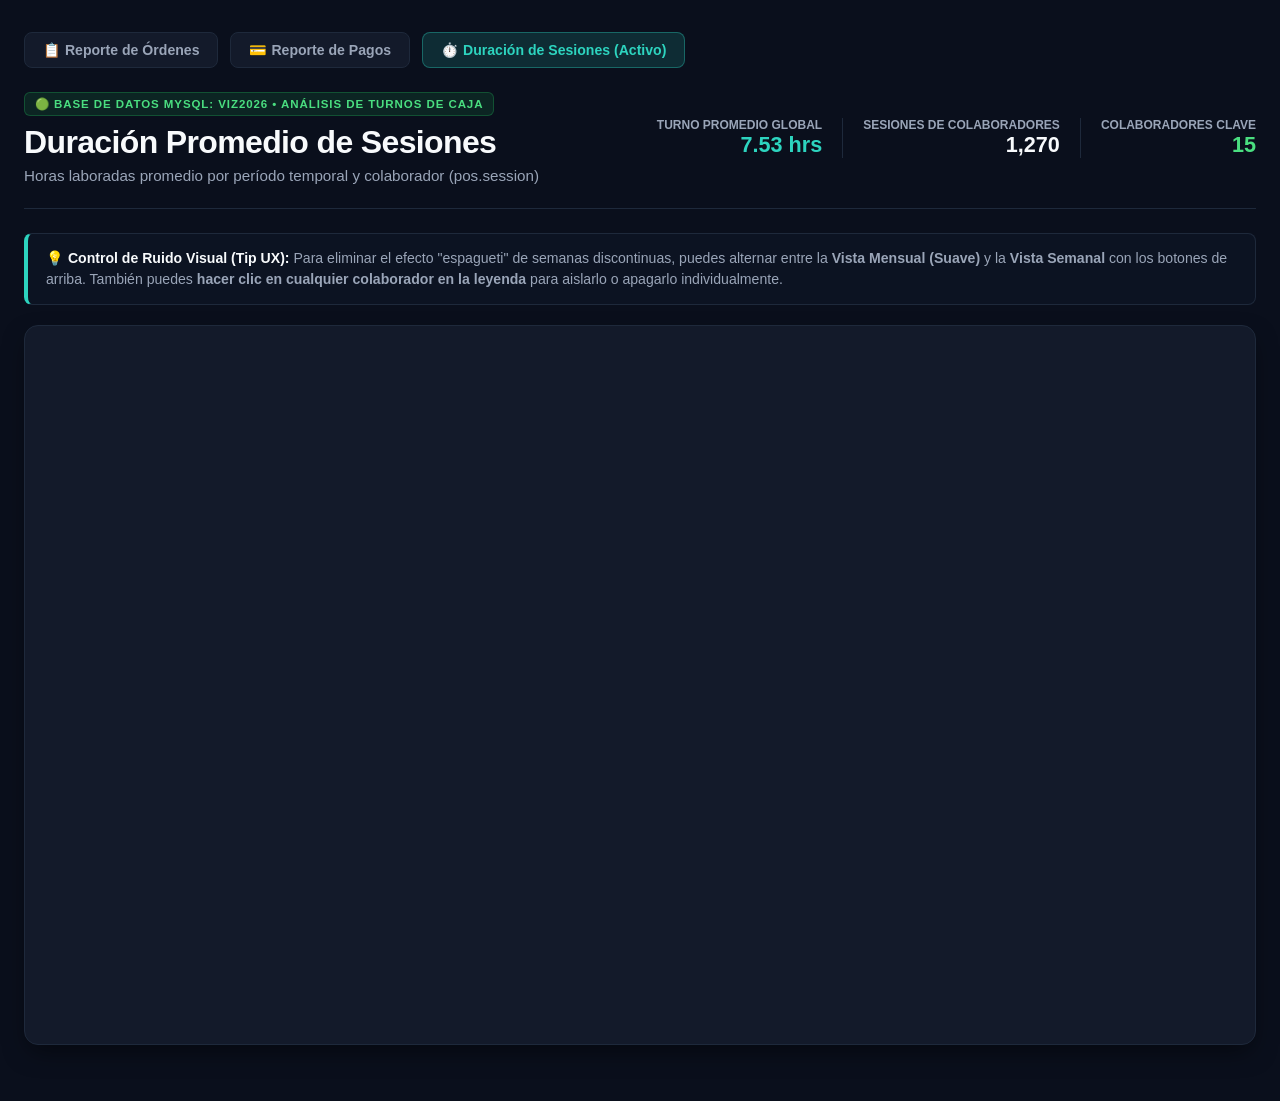
<file: sesiones.html>
<!DOCTYPE html>
<html lang="es">
<head>
  <meta charset="UTF-8">
  <meta name="viewport" content="width=device-width, initial-scale=1.0">
  <title>Sesiones | Duración Promedio Semanal</title>
  <style>
    :root {
      --bg-app: #0a0f1c;
      --bg-surface: #131a2a;
      --bg-card: #0c1322;
      --border-default: #1e293b;
      --border-accent: #2dd4bf;
      --text-main: #f8fafc;
      --text-muted: #9aa5b8;
      --accent-teal: #2dd4bf;
    }
    * { box-sizing: border-box; }
    body {
      margin: 0;
      padding: 32px 24px;
      background-color: var(--bg-app);
      color: var(--text-main);
      font-family: -apple-system, BlinkMacSystemFont, "Segoe UI", Roboto, Helvetica, Arial, sans-serif;
      -webkit-font-smoothing: antialiased;
    }
    .container {
      max-width: 1400px;
      margin: 0 auto;
    }
    .nav-bar {
      display: flex;
      gap: 12px;
      margin-bottom: 24px;
      flex-wrap: wrap;
    }
    .nav-link {
      display: inline-flex;
      align-items: center;
      padding: 9px 18px;
      border-radius: 8px;
      font-size: 0.88rem;
      font-weight: 600;
      text-decoration: none;
      transition: all 0.2s ease;
    }
    .nav-link.active {
      background-color: rgba(45, 212, 191, 0.15);
      color: var(--accent-teal);
      border: 1px solid rgba(45, 212, 191, 0.35);
    }
    .nav-link.inactive {
      background-color: var(--bg-surface);
      color: var(--text-muted);
      border: 1px solid var(--border-default);
    }
    .nav-link.inactive:hover {
      color: var(--text-main);
      border-color: #475569;
    }
    .header {
      display: flex;
      justify-content: space-between;
      align-items: center;
      flex-wrap: wrap;
      gap: 20px;
      padding-bottom: 24px;
      margin-bottom: 24px;
      border-bottom: 1px solid var(--border-default);
    }
    .badge {
      display: inline-block;
      font-size: 0.72rem;
      font-weight: 700;
      letter-spacing: 0.08em;
      color: #4ade80;
      background-color: rgba(34, 197, 94, 0.12);
      border: 1px solid rgba(34, 197, 94, 0.28);
      padding: 4px 10px;
      border-radius: 6px;
      margin-bottom: 8px;
    }
    .title {
      font-size: 2rem;
      font-weight: 800;
      color: var(--text-main);
      margin: 0 0 6px 0;
      letter-spacing: -0.02em;
    }
    .subtitle {
      font-size: 0.95rem;
      color: var(--text-muted);
      margin: 0;
    }
    .metrics {
      display: flex;
      align-items: center;
      gap: 20px;
    }
    .metric-item {
      text-align: right;
    }
    .metric-label {
      font-size: 0.75rem;
      color: var(--text-muted);
      text-transform: uppercase;
      font-weight: 600;
      display: block;
    }
    .metric-value {
      font-size: 1.35rem;
      font-weight: 800;
      color: var(--accent-teal);
    }
    .card {
      background-color: var(--bg-surface);
      border: 1px solid var(--border-default);
      border-radius: 14px;
      padding: 24px;
      box-shadow: 0 10px 25px -5px rgba(0, 0, 0, 0.5);
      margin-bottom: 24px;
    }
    .tip-box {
      background-color: #0c1322;
      border: 1px solid #1e293b;
      border-left: 4px solid var(--accent-teal);
      border-radius: 8px;
      padding: 14px 18px;
      margin-bottom: 20px;
      font-size: 0.88rem;
      line-height: 1.5;
    }
    .query-code {
      font-family: Consolas, "Courier New", monospace;
      color: var(--accent-teal);
      font-weight: 600;
    }
  </style>
</head>
<body>
  <div class="container">
    <!-- Barra de Navegación del Suite Completo -->
    <nav class="nav-bar">
      <a href="ordenes.html" class="nav-link inactive">📋 Reporte de Órdenes</a>
      <a href="pagos.html" class="nav-link inactive">💳 Reporte de Pagos</a>
      <a href="sesiones.html" class="nav-link active">⏱️ Duración de Sesiones (Activo)</a>
    </nav>

    <header class="header">
      <div>
        <span class="badge">🟢 BASE DE DATOS MYSQL: VIZ2026 • ANÁLISIS DE TURNOS DE CAJA</span>
        <h1 class="title">Duración Promedio de Sesiones</h1>
        <p class="subtitle">Horas laboradas promedio por período temporal y colaborador (pos.session)</p>
      </div>
      <div class="metrics">
        <div class="metric-item">
          <span class="metric-label">Turno Promedio Global</span>
          <div class="metric-value">7.53 hrs</div>
        </div>
        <div class="metric-item" style="border-left: 1px solid var(--border-default); padding-left: 20px;">
          <span class="metric-label">Sesiones de Colaboradores</span>
          <div class="metric-value" style="color: var(--text-main);">1,270</div>
        </div>
        <div class="metric-item" style="border-left: 1px solid var(--border-default); padding-left: 20px;">
          <span class="metric-label">Colaboradores Clave</span>
          <div class="metric-value" style="color: #4ade80;">15</div>
        </div>
      </div>
    </header>

    <div class="tip-box">
      <strong style="color: var(--text-main);">💡 Control de Ruido Visual (Tip UX):</strong> 
      <span style="color: var(--text-muted);">
        Para eliminar el efecto "espagueti" de semanas discontinuas, puedes alternar entre la <strong>Vista Mensual (Suave)</strong> y la <strong>Vista Semanal</strong> con los botones de arriba. 
        También puedes <strong>hacer clic en cualquier colaborador en la leyenda</strong> para aislarlo o apagarlo individualmente.
      </span>
    </div>

    <main class="card">
      <div style="height:670px; width:100%;">                        <script>window.PlotlyConfig = {MathJaxConfig: 'local'};</script>
        <script charset="utf-8" src="https://cdn.plot.ly/plotly-4.1.1.min.js" integrity="sha256-O24V1F27f8pb0glCkelh3cVHLNiHAJ5gCaVtq2aNch8=" crossorigin="anonymous"></script>                <div id="fd2876d6-f32c-4873-ab03-242d823a94e3" class="plotly-graph-div" style="height:100%; width:100%;"></div>            <script>                window.PLOTLYENV=window.PLOTLYENV || {};                                if (document.getElementById("fd2876d6-f32c-4873-ab03-242d823a94e3")) {                    Plotly.newPlot(                        "fd2876d6-f32c-4873-ab03-242d823a94e3",                        [{"hovertemplate":"\u003cb\u003eColaborador 8E30\u003c\u002fb\u003e\u003cbr\u003eMes: %{x}\u003cbr\u003ePromedio: %{y:.2f} hrs\u003cextra\u003e\u003c\u002fextra\u003e","line":{"color":"#2dd4bf","width":2.5},"marker":{"size":7},"mode":"lines+markers","name":"Colaborador 8E30","visible":true,"x":["2024-04","2024-05","2024-06","2024-09","2024-10","2024-11","2024-12","2025-04","2025-07","2025-08","2025-09","2025-10","2025-11","2025-12","2026-01"],"y":{"dtype":"f8","bdata":"cT0K16NwHEBcj8L1KFwdQArXo3A9CiBApHA9CtejG0DXo3A9CtcbQArXo3A9Ch1AexSuR+F6HkBxPQrXo3AfQClcj8L1KBtAXI\u002fC9ShcHUDsUbgehesdQIXrUbgehR5AXI\u002fC9ShcHEAfhetRuB4gQNejcD0K1x5A"},"type":"scatter"},{"hovertemplate":"\u003cb\u003eColaborador 829B\u003c\u002fb\u003e\u003cbr\u003eMes: %{x}\u003cbr\u003ePromedio: %{y:.2f} hrs\u003cextra\u003e\u003c\u002fextra\u003e","line":{"color":"#4ade80","width":2.5},"marker":{"size":7},"mode":"lines+markers","name":"Colaborador 829B","visible":true,"x":["2025-04","2025-05","2025-06","2025-07","2025-08","2025-09","2025-10","2025-11","2025-12","2026-01","2026-02","2026-03","2026-04","2026-05"],"y":{"dtype":"f8","bdata":"SOF6FK5HHUAAAAAAAAAfQArXo3A9Ch1AUrgehetRHUBmZmZmZmYeQB+F61G4Hh1AmpmZmZmZHkCkcD0K16McQPYoXI\u002fC9RtApHA9CtejHUCamZmZmZkeQPYoXI\u002fC9R5AMzMzMzMzHkBI4XoUrkcdQA=="},"type":"scatter"},{"hovertemplate":"\u003cb\u003eColaborador E936\u003c\u002fb\u003e\u003cbr\u003eMes: %{x}\u003cbr\u003ePromedio: %{y:.2f} hrs\u003cextra\u003e\u003c\u002fextra\u003e","line":{"color":"#93a1f8","width":2.5},"marker":{"size":7},"mode":"lines+markers","name":"Colaborador E936","visible":true,"x":["2025-06","2025-07","2025-08","2025-09","2025-10","2025-11","2025-12","2026-01","2026-02","2026-03","2026-04","2026-05","2026-06","2026-07","2026-08","2026-09"],"y":{"dtype":"f8","bdata":"XI\u002fC9SjcI0C4HoXrUbgcQM3MzMzMzBxAUrgehetRHEDXo3A9CtcdQOxRuB6F6xxArkfhehSuHUD2KFyPwvUdQNejcD0K1x5Aj8L1KFwPIEApXI\u002fC9aghQJqZmZmZmR5AhetRuB6FHkBxPQrXo3AeQHE9CtejcB5AexSuR+F6HUA="},"type":"scatter"},{"hovertemplate":"\u003cb\u003eColaborador FFC1\u003c\u002fb\u003e\u003cbr\u003eMes: %{x}\u003cbr\u003ePromedio: %{y:.2f} hrs\u003cextra\u003e\u003c\u002fextra\u003e","line":{"color":"#fbbf24","width":2.5},"marker":{"size":7},"mode":"lines+markers","name":"Colaborador FFC1","visible":true,"x":["2026-05","2026-06","2026-07","2026-08","2026-09"],"y":{"dtype":"f8","bdata":"KVyPwvUoHkC4HoXrUbgeQB+F61G4Hh5AH4XrUbgeHkAUrkfhehQeQA=="},"type":"scatter"},{"hovertemplate":"\u003cb\u003eColaborador 27A8\u003c\u002fb\u003e\u003cbr\u003eMes: %{x}\u003cbr\u003ePromedio: %{y:.2f} hrs\u003cextra\u003e\u003c\u002fextra\u003e","line":{"color":"#f472b6","width":2.5},"marker":{"size":7},"mode":"lines+markers","name":"Colaborador 27A8","visible":true,"x":["2025-12","2026-01","2026-02","2026-03","2026-04","2026-05"],"y":{"dtype":"f8","bdata":"SOF6FK5HEECamZmZmZkfQClcj8L1KB9AAAAAAAAAH0Bcj8L1KFwfQGZmZmZmZh9A"},"type":"scatter"},{"hovertemplate":"\u003cb\u003eColaborador 27FA\u003c\u002fb\u003e\u003cbr\u003eMes: %{x}\u003cbr\u003ePromedio: %{y:.2f} hrs\u003cextra\u003e\u003c\u002fextra\u003e","line":{"color":"#a78bfa","width":2.5},"marker":{"size":7},"mode":"lines+markers","name":"Colaborador 27FA","visible":true,"x":["2025-04","2025-05","2025-10","2026-06","2026-07","2026-08"],"y":{"dtype":"f8","bdata":"16NwPQpXIUB7FK5H4XodQAAAAAAAABtAuB6F61G4HkAK16NwPQofQHE9CtejcB1A"},"type":"scatter"},{"hovertemplate":"\u003cb\u003eColaborador 1EB9\u003c\u002fb\u003e\u003cbr\u003eMes: %{x}\u003cbr\u003ePromedio: %{y:.2f} hrs\u003cextra\u003e\u003c\u002fextra\u003e","line":{"color":"#38bdf8","width":2.5},"marker":{"size":7},"mode":"lines+markers","name":"Colaborador 1EB9","visible":true,"x":["2024-04","2024-05"],"y":{"dtype":"f8","bdata":"AAAAAAAAHkAAAAAAAAAeQA=="},"type":"scatter"},{"hovertemplate":"\u003cb\u003eColaborador FB13\u003c\u002fb\u003e\u003cbr\u003eMes: %{x}\u003cbr\u003ePromedio: %{y:.2f} hrs\u003cextra\u003e\u003c\u002fextra\u003e","line":{"color":"#fb923c","width":2.5},"marker":{"size":7},"mode":"lines+markers","name":"Colaborador FB13","visible":true,"x":["2026-08","2026-09"],"y":{"dtype":"f8","bdata":"rkfhehSuHkC4HoXrUbgeQA=="},"type":"scatter"},{"hovertemplate":"\u003cb\u003eColaborador 3761\u003c\u002fb\u003e\u003cbr\u003eMes: %{x}\u003cbr\u003ePromedio: %{y:.2f} hrs\u003cextra\u003e\u003c\u002fextra\u003e","line":{"color":"#e879f9","width":2.5},"marker":{"size":7},"mode":"lines+markers","name":"Colaborador 3761","visible":true,"x":["2025-07","2025-08","2025-09","2025-10"],"y":{"dtype":"f8","bdata":"7FG4HoXrHECkcD0K16MZQHsUrkfheh1AFK5H4XoUHEA="},"type":"scatter"},{"hovertemplate":"\u003cb\u003eColaborador 5988\u003c\u002fb\u003e\u003cbr\u003eMes: %{x}\u003cbr\u003ePromedio: %{y:.2f} hrs\u003cextra\u003e\u003c\u002fextra\u003e","line":{"color":"#60a5fa","width":2.5},"marker":{"size":7},"mode":"lines+markers","name":"Colaborador 5988","visible":true,"x":["2025-05","2025-06"],"y":{"dtype":"f8","bdata":"XI\u002fC9ShcHUAK16NwPQohQA=="},"type":"scatter"},{"hovertemplate":"\u003cb\u003eColaborador E7C9\u003c\u002fb\u003e\u003cbr\u003eMes: %{x}\u003cbr\u003ePromedio: %{y:.2f} hrs\u003cextra\u003e\u003c\u002fextra\u003e","line":{"color":"#2dd4bf","width":2.5},"marker":{"size":7},"mode":"lines+markers","name":"Colaborador E7C9","visible":true,"x":["2024-01","2024-03","2024-08","2024-09","2024-10","2025-06","2025-07"],"y":{"dtype":"f8","bdata":"SOF6FK5HJkDD9Shcj8IaQK5H4XoUritArkfhehSuJ0A9CtejcD0QQFK4HoXr0SBAFK5H4XoUAkA="},"type":"scatter"},{"hovertemplate":"\u003cb\u003eColaborador 354D\u003c\u002fb\u003e\u003cbr\u003eMes: %{x}\u003cbr\u003ePromedio: %{y:.2f} hrs\u003cextra\u003e\u003c\u002fextra\u003e","line":{"color":"#4ade80","width":2.5},"marker":{"size":7},"mode":"lines+markers","name":"Colaborador 354D","visible":true,"x":["2024-04"],"y":{"dtype":"f8","bdata":"7FG4HoXrHEA="},"type":"scatter"},{"hovertemplate":"\u003cb\u003eColaborador 934B\u003c\u002fb\u003e\u003cbr\u003eMes: %{x}\u003cbr\u003ePromedio: %{y:.2f} hrs\u003cextra\u003e\u003c\u002fextra\u003e","line":{"color":"#93a1f8","width":2.5},"marker":{"size":7},"mode":"lines+markers","name":"Colaborador 934B","visible":true,"x":["2026-05","2026-06"],"y":{"dtype":"f8","bdata":"SOF6FK5HHUAK16NwPQoeQA=="},"type":"scatter"},{"hovertemplate":"\u003cb\u003eColaborador 6BF8\u003c\u002fb\u003e\u003cbr\u003eMes: %{x}\u003cbr\u003ePromedio: %{y:.2f} hrs\u003cextra\u003e\u003c\u002fextra\u003e","line":{"color":"#fbbf24","width":2.5},"marker":{"size":7},"mode":"lines+markers","name":"Colaborador 6BF8","visible":true,"x":["2025-06"],"y":{"dtype":"f8","bdata":"7FG4HoXrHEA="},"type":"scatter"},{"hovertemplate":"\u003cb\u003eColaborador BA97\u003c\u002fb\u003e\u003cbr\u003eMes: %{x}\u003cbr\u003ePromedio: %{y:.2f} hrs\u003cextra\u003e\u003c\u002fextra\u003e","line":{"color":"#f472b6","width":2.5},"marker":{"size":7},"mode":"lines+markers","name":"Colaborador BA97","visible":true,"x":["2025-06"],"y":{"dtype":"f8","bdata":"hetRuB6FG0A="},"type":"scatter"},{"hovertemplate":"\u003cb\u003eColaborador 8E30\u003c\u002fb\u003e\u003cbr\u003eSemana: %{x}\u003cbr\u003ePromedio: %{y:.2f} hrs\u003cextra\u003e\u003c\u002fextra\u003e","line":{"color":"#2dd4bf","width":1.8},"marker":{"size":4},"mode":"lines+markers","name":"Colaborador 8E30","visible":false,"x":["2024-W17","2024-W18","2024-W19","2024-W20","2024-W21","2024-W22","2024-W24","2024-W39","2024-W40","2024-W41","2024-W42","2024-W43","2024-W44","2024-W45","2024-W46","2024-W47","2024-W48","2024-W49","2024-W50","2025-W16","2025-W27","2025-W28","2025-W29","2025-W30","2025-W31","2025-W32","2025-W33","2025-W34","2025-W35","2025-W36","2025-W37","2025-W38","2025-W39","2025-W40","2025-W41","2025-W42","2025-W43","2025-W44","2025-W45","2025-W46","2025-W47","2025-W48","2025-W49","2025-W50","2025-W51","2025-W52","2026-W01","2026-W02","2026-W03"],"y":{"dtype":"f8","bdata":"rkfhehSuHEBmZmZmZmYeQPYoXI\u002fC9R1APQrXo3A9HEAfhetRuB4dQOF6FK5H4R1AAAAAAAAAIEApXI\u002fC9SgaQFyPwvUoXB5A7FG4HoXrHEBxPQrXo3AeQFK4HoXrURFAcT0K16NwHkB7FK5H4XobQFyPwvUoXB1AuB6F61G4HUCuR+F6FK4dQIXrUbgehR1AzczMzMxMIEBxPQrXo3AfQPYoXI\u002fC9R1ArkfhehSuE0B7FK5H4XodQHE9CtejcB1AUrgehetRHUB7FK5H4XodQFK4HoXrUR1AUrgehetRHEDXo3A9CtcdQGZmZmZmZhxAw\u002fUoXI\u002fCHEBI4XoUrkccQPYoXI\u002fCdSFAFK5H4XoUHkBI4XoUrkcdQM3MzMzMzBxAKVyPwvUoHUDsUbgehWsiQI\u002fC9Shcjx1ArkfhehSuGkAAAAAAAAAdQNejcD0K1xxAzczMzMzMHUCamZmZmRkhQArXo3A9iiNAH4XrUbgeHkDsUbgehesYQOxRuB6F6x5AuB6F61G4HkA="},"type":"scatter"},{"hovertemplate":"\u003cb\u003eColaborador 829B\u003c\u002fb\u003e\u003cbr\u003eSemana: %{x}\u003cbr\u003ePromedio: %{y:.2f} hrs\u003cextra\u003e\u003c\u002fextra\u003e","line":{"color":"#4ade80","width":1.8},"marker":{"size":4},"mode":"lines+markers","name":"Colaborador 829B","visible":false,"x":["2025-W16","2025-W17","2025-W18","2025-W19","2025-W20","2025-W21","2025-W22","2025-W23","2025-W24","2025-W25","2025-W26","2025-W27","2025-W28","2025-W29","2025-W30","2025-W31","2025-W32","2025-W33","2025-W34","2025-W35","2025-W36","2025-W37","2025-W38","2025-W39","2025-W40","2025-W41","2025-W42","2025-W43","2025-W44","2025-W45","2025-W46","2025-W47","2025-W48","2025-W49","2025-W50","2025-W51","2025-W52","2026-W01","2026-W02","2026-W03","2026-W04","2026-W05","2026-W06","2026-W07","2026-W08","2026-W09","2026-W12","2026-W13","2026-W14","2026-W15","2026-W16","2026-W17","2026-W18","2026-W19","2026-W20"],"y":{"dtype":"f8","bdata":"ZmZmZmZmHUB7FK5H4XodQPYoXI\[base64]"},"type":"scatter"},{"hovertemplate":"\u003cb\u003eColaborador E936\u003c\u002fb\u003e\u003cbr\u003eSemana: %{x}\u003cbr\u003ePromedio: %{y:.2f} hrs\u003cextra\u003e\u003c\u002fextra\u003e","line":{"color":"#93a1f8","width":1.8},"marker":{"size":4},"mode":"lines+markers","name":"Colaborador E936","visible":false,"x":["2025-W26","2025-W27","2025-W28","2025-W29","2025-W31","2025-W32","2025-W33","2025-W34","2025-W35","2025-W36","2025-W38","2025-W40","2025-W41","2025-W43","2025-W44","2025-W45","2025-W46","2025-W47","2025-W48","2025-W49","2025-W50","2025-W51","2025-W52","2026-W02","2026-W03","2026-W04","2026-W05","2026-W06","2026-W07","2026-W08","2026-W09","2026-W10","2026-W11","2026-W12","2026-W13","2026-W14","2026-W15","2026-W16","2026-W17","2026-W18","2026-W19","2026-W20","2026-W21","2026-W22","2026-W23","2026-W24","2026-W25","2026-W26","2026-W27","2026-W28","2026-W29","2026-W30","2026-W31","2026-W32","2026-W33","2026-W36","2026-W37","2026-W38","2026-W39"],"y":{"dtype":"f8","bdata":"KVyPwvWoJECF61G4HoUdQOF6FK5H4RpACtejcD0KG0CamZmZmZkdQOF6FK5H4RtAw\u002fUoXI\[base64]\u002fC9SgeQFyPwvUoXB5AcT0K16NwH0CuR+F6FK4fQFK4HoXr0SNAAAAAAAAAHED2KFyPwvUfQLgehetROCdAPQrXo3A9HECamZmZmZkhQFK4HoXrUR9A16NwPQrXHkC4HoXrUbgdQIXrUbgehR5AUrgehetRHkAzMzMzMzMfQPYoXI\u002fC9R9AhetRuB6FH0D2KFyPwvUdQKRwPQrXox1AexSuR+F6HkCF61G4HoUeQOF6FK5H4R5Aw\u002fUoXI\u002fCHkCuR+F6FK4cQNejcD0K1x5A4XoUrkfhHUBSuB6F61EdQFyPwvUoXBxAUrgehetRHkAfhetRuB4dQA=="},"type":"scatter"},{"hovertemplate":"\u003cb\u003eColaborador FFC1\u003c\u002fb\u003e\u003cbr\u003eSemana: %{x}\u003cbr\u003ePromedio: %{y:.2f} hrs\u003cextra\u003e\u003c\u002fextra\u003e","line":{"color":"#fbbf24","width":1.8},"marker":{"size":4},"mode":"lines+markers","name":"Colaborador FFC1","visible":false,"x":["2026-W19","2026-W20","2026-W21","2026-W22","2026-W23","2026-W24","2026-W25","2026-W26","2026-W27","2026-W28","2026-W29","2026-W30","2026-W31","2026-W32","2026-W33","2026-W34","2026-W35","2026-W36","2026-W37","2026-W38","2026-W39","2026-W40"],"y":{"dtype":"f8","bdata":"4XoUrkfhH0DsUbgehescQHE9CtejcB5AZmZmZmZmHUCF61G4HoUeQBSuR+F6FB9ArkfhehSuHkB7FK5H4XoeQHsUrkfheh5ArkfhehSuG0Bcj8L1KFwfQM3MzMzMzB5AmpmZmZmZHUD2KFyPwvUdQI\u002fC9Shcjx1AcT0K16NwHkDsUbgehesdQHE9CtejcB5AcT0K16NwHUDXo3A9CtcdQOF6FK5H4R5A9ihcj8L1HUA="},"type":"scatter"},{"hovertemplate":"\u003cb\u003eColaborador 27A8\u003c\u002fb\u003e\u003cbr\u003eSemana: %{x}\u003cbr\u003ePromedio: %{y:.2f} hrs\u003cextra\u003e\u003c\u002fextra\u003e","line":{"color":"#f472b6","width":1.8},"marker":{"size":4},"mode":"lines+markers","name":"Colaborador 27A8","visible":false,"x":["2025-W52","2026-W01","2026-W02","2026-W03","2026-W04","2026-W05","2026-W06","2026-W07","2026-W08","2026-W09","2026-W10","2026-W11","2026-W12","2026-W13","2026-W14","2026-W15","2026-W16","2026-W17","2026-W18"],"y":{"dtype":"f8","bdata":"SOF6FK5HEEBxPQrXo3AfQI\u002fC9Shcjx5AmpmZmZmZH0DhehSuR+EfQIXrUbgehR9ArkfhehSuH0BxPQrXo3AfQMP1KFyPwh5A9ihcj8L1HkCuR+F6FK4eQMP1KFyPwh5A9ihcj8L1HkCuR+F6FK4fQIXrUbgehR9AuB6F61G4HkBI4XoUrkcfQIXrUbgeBSBAZmZmZmZmH0A="},"type":"scatter"},{"hovertemplate":"\u003cb\u003eColaborador 27FA\u003c\u002fb\u003e\u003cbr\u003eSemana: %{x}\u003cbr\u003ePromedio: %{y:.2f} hrs\u003cextra\u003e\u003c\u002fextra\u003e","line":{"color":"#a78bfa","width":1.8},"marker":{"size":4},"mode":"lines+markers","name":"Colaborador 27FA","visible":false,"x":["2025-W16","2025-W17","2025-W18","2025-W19","2025-W20","2025-W21","2025-W22","2025-W42","2026-W24","2026-W25","2026-W26","2026-W27","2026-W28","2026-W29","2026-W30","2026-W31"],"y":{"dtype":"f8","bdata":"PQrXo3A9JkCPwvUoXI8dQBSuR+F6FB5AKVyPwvUoHkAK16NwPQodQArXo3A9Ch1AcT0K16NwHUAAAAAAAAAbQFK4HoXrUR5AcT0K16NwH0AUrkfhehQeQIXrUbgehR1AzczMzMzMH0CkcD0K16McQLgehetROCFAPQrXo3A9HUA="},"type":"scatter"},{"hovertemplate":"\u003cb\u003eColaborador 1EB9\u003c\u002fb\u003e\u003cbr\u003eSemana: %{x}\u003cbr\u003ePromedio: %{y:.2f} hrs\u003cextra\u003e\u003c\u002fextra\u003e","line":{"color":"#38bdf8","width":1.8},"marker":{"size":4},"mode":"lines+markers","name":"Colaborador 1EB9","visible":false,"x":["2024-W14","2024-W15","2024-W16","2024-W17","2024-W18","2024-W19"],"y":{"dtype":"f8","bdata":"pHA9CtejHUAfhetRuJ4hQD0K16NwPRxACtejcD0KGkBcj8L1KFweQArXo3A9Ch5A"},"type":"scatter"},{"hovertemplate":"\u003cb\u003eColaborador FB13\u003c\u002fb\u003e\u003cbr\u003eSemana: %{x}\u003cbr\u003ePromedio: %{y:.2f} hrs\u003cextra\u003e\u003c\u002fextra\u003e","line":{"color":"#fb923c","width":1.8},"marker":{"size":4},"mode":"lines+markers","name":"Colaborador FB13","visible":false,"x":["2026-W35","2026-W36","2026-W37","2026-W38","2026-W39","2026-W40"],"y":{"dtype":"f8","bdata":"rkfhehSuHkDXo3A9CtceQAAAAAAAAB9ApHA9CtejHkBxPQrXo3AeQJqZmZmZmR5A"},"type":"scatter"},{"hovertemplate":"\u003cb\u003eColaborador 3761\u003c\u002fb\u003e\u003cbr\u003eSemana: %{x}\u003cbr\u003ePromedio: %{y:.2f} hrs\u003cextra\u003e\u003c\u002fextra\u003e","line":{"color":"#e879f9","width":1.8},"marker":{"size":4},"mode":"lines+markers","name":"Colaborador 3761","visible":false,"x":["2025-W28","2025-W29","2025-W30","2025-W35","2025-W36","2025-W37","2025-W38","2025-W39","2025-W40","2025-W41","2025-W42"],"y":{"dtype":"f8","bdata":"9ihcj8L1GkBI4XoUrkcdQClcj8L1KB5ApHA9CtejGUDNzMzMzMwTQPYoXI\u002fC9RNAzczMzMzMGkCuR+F6FC4jQD0K16NwPRxArkfhehSuHECF61G4HoUaQA=="},"type":"scatter"},{"hovertemplate":"\u003cb\u003eColaborador 5988\u003c\u002fb\u003e\u003cbr\u003eSemana: %{x}\u003cbr\u003ePromedio: %{y:.2f} hrs\u003cextra\u003e\u003c\u002fextra\u003e","line":{"color":"#60a5fa","width":1.8},"marker":{"size":4},"mode":"lines+markers","name":"Colaborador 5988","visible":false,"x":["2025-W19","2025-W20","2025-W21","2025-W22","2025-W23"],"y":{"dtype":"f8","bdata":"UrgehetRHUAzMzMzMzMdQIXrUbgehR1AmpmZmZmZHUBSuB6F61EhQA=="},"type":"scatter"},{"hovertemplate":"\u003cb\u003eColaborador E7C9\u003c\u002fb\u003e\u003cbr\u003eSemana: %{x}\u003cbr\u003ePromedio: %{y:.2f} hrs\u003cextra\u003e\u003c\u002fextra\u003e","line":{"color":"#2dd4bf","width":1.8},"marker":{"size":4},"mode":"lines+markers","name":"Colaborador E7C9","visible":false,"x":["2024-W04","2024-W11","2024-W12","2024-W31","2024-W32","2024-W33","2024-W34","2024-W40","2024-W42","2025-W23","2025-W29","2025-W30"],"y":{"dtype":"f8","bdata":"SOF6FK5HJkBI4XoUrkcfQLgehetRuBRAKVyPwvWoK0BSuB6F61EYQArXo3A9iihAMzMzMzMzN0CuR+F6FK4nQD0K16NwPRBAUrgehevRIECPwvUoXI\u002fyP83MzMzMzApA"},"type":"scatter"},{"hovertemplate":"\u003cb\u003eColaborador 354D\u003c\u002fb\u003e\u003cbr\u003eSemana: %{x}\u003cbr\u003ePromedio: %{y:.2f} hrs\u003cextra\u003e\u003c\u002fextra\u003e","line":{"color":"#4ade80","width":1.8},"marker":{"size":4},"mode":"lines+markers","name":"Colaborador 354D","visible":false,"x":["2024-W14","2024-W15","2024-W16","2024-W17"],"y":{"dtype":"f8","bdata":"mpmZmZmZHUDsUbgehesbQEjhehSuRx9AH4XrUbgeHEA="},"type":"scatter"},{"hovertemplate":"\u003cb\u003eColaborador 934B\u003c\u002fb\u003e\u003cbr\u003eSemana: %{x}\u003cbr\u003ePromedio: %{y:.2f} hrs\u003cextra\u003e\u003c\u002fextra\u003e","line":{"color":"#93a1f8","width":1.8},"marker":{"size":4},"mode":"lines+markers","name":"Colaborador 934B","visible":false,"x":["2026-W20","2026-W21","2026-W22","2026-W23"],"y":{"dtype":"f8","bdata":"rkfhehSuH0DsUbgeheseQI\u002fC9ShcjxtACtejcD0KHkA="},"type":"scatter"},{"hovertemplate":"\u003cb\u003eColaborador 6BF8\u003c\u002fb\u003e\u003cbr\u003eSemana: %{x}\u003cbr\u003ePromedio: %{y:.2f} hrs\u003cextra\u003e\u003c\u002fextra\u003e","line":{"color":"#fbbf24","width":1.8},"marker":{"size":4},"mode":"lines+markers","name":"Colaborador 6BF8","visible":false,"x":["2025-W23","2025-W24","2025-W25","2025-W26"],"y":{"dtype":"f8","bdata":"mpmZmZmZCUAK16NwPQoeQM3MzMzMzBtAH4XrUbieIUA="},"type":"scatter"},{"hovertemplate":"\u003cb\u003eColaborador BA97\u003c\u002fb\u003e\u003cbr\u003eSemana: %{x}\u003cbr\u003ePromedio: %{y:.2f} hrs\u003cextra\u003e\u003c\u002fextra\u003e","line":{"color":"#f472b6","width":1.8},"marker":{"size":4},"mode":"lines+markers","name":"Colaborador BA97","visible":false,"x":["2025-W24","2025-W25","2025-W26"],"y":{"dtype":"f8","bdata":"9ihcj8L1F0BI4XoUrkceQM3MzMzMzB5A"},"type":"scatter"},{"hovertemplate":"\u003cb\u003eColaborador 8E30\u003c\u002fb\u003e\u003cbr\u003eMes: %{x}\u003cbr\u003ePromedio: %{y:.2f} hrs\u003cextra\u003e\u003c\u002fextra\u003e","marker":{"color":"#2dd4bf"},"name":"Colaborador 8E30","visible":false,"x":["2024-04","2024-05","2024-06","2024-09","2024-10","2024-11","2024-12","2025-04","2025-07","2025-08","2025-09","2025-10","2025-11","2025-12","2026-01"],"y":{"dtype":"f8","bdata":"cT0K16NwHEBcj8L1KFwdQArXo3A9CiBApHA9CtejG0DXo3A9CtcbQArXo3A9Ch1AexSuR+F6HkBxPQrXo3AfQClcj8L1KBtAXI\u002fC9ShcHUDsUbgehesdQIXrUbgehR5AXI\u002fC9ShcHEAfhetRuB4gQNejcD0K1x5A"},"type":"bar"},{"hovertemplate":"\u003cb\u003eColaborador 829B\u003c\u002fb\u003e\u003cbr\u003eMes: %{x}\u003cbr\u003ePromedio: %{y:.2f} hrs\u003cextra\u003e\u003c\u002fextra\u003e","marker":{"color":"#4ade80"},"name":"Colaborador 829B","visible":false,"x":["2025-04","2025-05","2025-06","2025-07","2025-08","2025-09","2025-10","2025-11","2025-12","2026-01","2026-02","2026-03","2026-04","2026-05"],"y":{"dtype":"f8","bdata":"SOF6FK5HHUAAAAAAAAAfQArXo3A9Ch1AUrgehetRHUBmZmZmZmYeQB+F61G4Hh1AmpmZmZmZHkCkcD0K16McQPYoXI\u002fC9RtApHA9CtejHUCamZmZmZkeQPYoXI\u002fC9R5AMzMzMzMzHkBI4XoUrkcdQA=="},"type":"bar"},{"hovertemplate":"\u003cb\u003eColaborador E936\u003c\u002fb\u003e\u003cbr\u003eMes: %{x}\u003cbr\u003ePromedio: %{y:.2f} hrs\u003cextra\u003e\u003c\u002fextra\u003e","marker":{"color":"#93a1f8"},"name":"Colaborador E936","visible":false,"x":["2025-06","2025-07","2025-08","2025-09","2025-10","2025-11","2025-12","2026-01","2026-02","2026-03","2026-04","2026-05","2026-06","2026-07","2026-08","2026-09"],"y":{"dtype":"f8","bdata":"XI\u002fC9SjcI0C4HoXrUbgcQM3MzMzMzBxAUrgehetRHEDXo3A9CtcdQOxRuB6F6xxArkfhehSuHUD2KFyPwvUdQNejcD0K1x5Aj8L1KFwPIEApXI\u002fC9aghQJqZmZmZmR5AhetRuB6FHkBxPQrXo3AeQHE9CtejcB5AexSuR+F6HUA="},"type":"bar"},{"hovertemplate":"\u003cb\u003eColaborador FFC1\u003c\u002fb\u003e\u003cbr\u003eMes: %{x}\u003cbr\u003ePromedio: %{y:.2f} hrs\u003cextra\u003e\u003c\u002fextra\u003e","marker":{"color":"#fbbf24"},"name":"Colaborador FFC1","visible":false,"x":["2026-05","2026-06","2026-07","2026-08","2026-09"],"y":{"dtype":"f8","bdata":"KVyPwvUoHkC4HoXrUbgeQB+F61G4Hh5AH4XrUbgeHkAUrkfhehQeQA=="},"type":"bar"},{"hovertemplate":"\u003cb\u003eColaborador 27A8\u003c\u002fb\u003e\u003cbr\u003eMes: %{x}\u003cbr\u003ePromedio: %{y:.2f} hrs\u003cextra\u003e\u003c\u002fextra\u003e","marker":{"color":"#f472b6"},"name":"Colaborador 27A8","visible":false,"x":["2025-12","2026-01","2026-02","2026-03","2026-04","2026-05"],"y":{"dtype":"f8","bdata":"SOF6FK5HEECamZmZmZkfQClcj8L1KB9AAAAAAAAAH0Bcj8L1KFwfQGZmZmZmZh9A"},"type":"bar"},{"hovertemplate":"\u003cb\u003eColaborador 27FA\u003c\u002fb\u003e\u003cbr\u003eMes: %{x}\u003cbr\u003ePromedio: %{y:.2f} hrs\u003cextra\u003e\u003c\u002fextra\u003e","marker":{"color":"#a78bfa"},"name":"Colaborador 27FA","visible":false,"x":["2025-04","2025-05","2025-10","2026-06","2026-07","2026-08"],"y":{"dtype":"f8","bdata":"16NwPQpXIUB7FK5H4XodQAAAAAAAABtAuB6F61G4HkAK16NwPQofQHE9CtejcB1A"},"type":"bar"},{"hovertemplate":"\u003cb\u003eColaborador 1EB9\u003c\u002fb\u003e\u003cbr\u003eMes: %{x}\u003cbr\u003ePromedio: %{y:.2f} hrs\u003cextra\u003e\u003c\u002fextra\u003e","marker":{"color":"#38bdf8"},"name":"Colaborador 1EB9","visible":false,"x":["2024-04","2024-05"],"y":{"dtype":"f8","bdata":"AAAAAAAAHkAAAAAAAAAeQA=="},"type":"bar"},{"hovertemplate":"\u003cb\u003eColaborador FB13\u003c\u002fb\u003e\u003cbr\u003eMes: %{x}\u003cbr\u003ePromedio: %{y:.2f} hrs\u003cextra\u003e\u003c\u002fextra\u003e","marker":{"color":"#fb923c"},"name":"Colaborador FB13","visible":false,"x":["2026-08","2026-09"],"y":{"dtype":"f8","bdata":"rkfhehSuHkC4HoXrUbgeQA=="},"type":"bar"},{"hovertemplate":"\u003cb\u003eColaborador 3761\u003c\u002fb\u003e\u003cbr\u003eMes: %{x}\u003cbr\u003ePromedio: %{y:.2f} hrs\u003cextra\u003e\u003c\u002fextra\u003e","marker":{"color":"#e879f9"},"name":"Colaborador 3761","visible":false,"x":["2025-07","2025-08","2025-09","2025-10"],"y":{"dtype":"f8","bdata":"7FG4HoXrHECkcD0K16MZQHsUrkfheh1AFK5H4XoUHEA="},"type":"bar"},{"hovertemplate":"\u003cb\u003eColaborador 5988\u003c\u002fb\u003e\u003cbr\u003eMes: %{x}\u003cbr\u003ePromedio: %{y:.2f} hrs\u003cextra\u003e\u003c\u002fextra\u003e","marker":{"color":"#60a5fa"},"name":"Colaborador 5988","visible":false,"x":["2025-05","2025-06"],"y":{"dtype":"f8","bdata":"XI\u002fC9ShcHUAK16NwPQohQA=="},"type":"bar"},{"hovertemplate":"\u003cb\u003eColaborador E7C9\u003c\u002fb\u003e\u003cbr\u003eMes: %{x}\u003cbr\u003ePromedio: %{y:.2f} hrs\u003cextra\u003e\u003c\u002fextra\u003e","marker":{"color":"#2dd4bf"},"name":"Colaborador E7C9","visible":false,"x":["2024-01","2024-03","2024-08","2024-09","2024-10","2025-06","2025-07"],"y":{"dtype":"f8","bdata":"SOF6FK5HJkDD9Shcj8IaQK5H4XoUritArkfhehSuJ0A9CtejcD0QQFK4HoXr0SBAFK5H4XoUAkA="},"type":"bar"},{"hovertemplate":"\u003cb\u003eColaborador 354D\u003c\u002fb\u003e\u003cbr\u003eMes: %{x}\u003cbr\u003ePromedio: %{y:.2f} hrs\u003cextra\u003e\u003c\u002fextra\u003e","marker":{"color":"#4ade80"},"name":"Colaborador 354D","visible":false,"x":["2024-04"],"y":{"dtype":"f8","bdata":"7FG4HoXrHEA="},"type":"bar"},{"hovertemplate":"\u003cb\u003eColaborador 934B\u003c\u002fb\u003e\u003cbr\u003eMes: %{x}\u003cbr\u003ePromedio: %{y:.2f} hrs\u003cextra\u003e\u003c\u002fextra\u003e","marker":{"color":"#93a1f8"},"name":"Colaborador 934B","visible":false,"x":["2026-05","2026-06"],"y":{"dtype":"f8","bdata":"SOF6FK5HHUAK16NwPQoeQA=="},"type":"bar"},{"hovertemplate":"\u003cb\u003eColaborador 6BF8\u003c\u002fb\u003e\u003cbr\u003eMes: %{x}\u003cbr\u003ePromedio: %{y:.2f} hrs\u003cextra\u003e\u003c\u002fextra\u003e","marker":{"color":"#fbbf24"},"name":"Colaborador 6BF8","visible":false,"x":["2025-06"],"y":{"dtype":"f8","bdata":"7FG4HoXrHEA="},"type":"bar"},{"hovertemplate":"\u003cb\u003eColaborador BA97\u003c\u002fb\u003e\u003cbr\u003eMes: %{x}\u003cbr\u003ePromedio: %{y:.2f} hrs\u003cextra\u003e\u003c\u002fextra\u003e","marker":{"color":"#f472b6"},"name":"Colaborador BA97","visible":false,"x":["2025-06"],"y":{"dtype":"f8","bdata":"hetRuB6FG0A="},"type":"bar"}],                        {"template":{"data":{"histogram2dcontour":[{"type":"histogram2dcontour","colorbar":{"outlinewidth":0,"ticks":""},"colorscale":[[0.0,"#0d0887"],[0.1111111111111111,"#46039f"],[0.2222222222222222,"#7201a8"],[0.3333333333333333,"#9c179e"],[0.4444444444444444,"#bd3786"],[0.5555555555555556,"#d8576b"],[0.6666666666666666,"#ed7953"],[0.7777777777777778,"#fb9f3a"],[0.8888888888888888,"#fdca26"],[1.0,"#f0f921"]]}],"choropleth":[{"type":"choropleth","colorbar":{"outlinewidth":0,"ticks":""}}],"histogram2d":[{"type":"histogram2d","colorbar":{"outlinewidth":0,"ticks":""},"colorscale":[[0.0,"#0d0887"],[0.1111111111111111,"#46039f"],[0.2222222222222222,"#7201a8"],[0.3333333333333333,"#9c179e"],[0.4444444444444444,"#bd3786"],[0.5555555555555556,"#d8576b"],[0.6666666666666666,"#ed7953"],[0.7777777777777778,"#fb9f3a"],[0.8888888888888888,"#fdca26"],[1.0,"#f0f921"]]}],"heatmap":[{"type":"heatmap","colorbar":{"outlinewidth":0,"ticks":""},"colorscale":[[0.0,"#0d0887"],[0.1111111111111111,"#46039f"],[0.2222222222222222,"#7201a8"],[0.3333333333333333,"#9c179e"],[0.4444444444444444,"#bd3786"],[0.5555555555555556,"#d8576b"],[0.6666666666666666,"#ed7953"],[0.7777777777777778,"#fb9f3a"],[0.8888888888888888,"#fdca26"],[1.0,"#f0f921"]]}],"contourcarpet":[{"type":"contourcarpet","colorbar":{"outlinewidth":0,"ticks":""}}],"contour":[{"type":"contour","colorbar":{"outlinewidth":0,"ticks":""},"colorscale":[[0.0,"#0d0887"],[0.1111111111111111,"#46039f"],[0.2222222222222222,"#7201a8"],[0.3333333333333333,"#9c179e"],[0.4444444444444444,"#bd3786"],[0.5555555555555556,"#d8576b"],[0.6666666666666666,"#ed7953"],[0.7777777777777778,"#fb9f3a"],[0.8888888888888888,"#fdca26"],[1.0,"#f0f921"]]}],"surface":[{"type":"surface","colorbar":{"outlinewidth":0,"ticks":""},"colorscale":[[0.0,"#0d0887"],[0.1111111111111111,"#46039f"],[0.2222222222222222,"#7201a8"],[0.3333333333333333,"#9c179e"],[0.4444444444444444,"#bd3786"],[0.5555555555555556,"#d8576b"],[0.6666666666666666,"#ed7953"],[0.7777777777777778,"#fb9f3a"],[0.8888888888888888,"#fdca26"],[1.0,"#f0f921"]]}],"mesh3d":[{"type":"mesh3d","colorbar":{"outlinewidth":0,"ticks":""}}],"scatter":[{"fillpattern":{"fillmode":"overlay","size":10,"solidity":0.2},"type":"scatter"}],"parcoords":[{"type":"parcoords","line":{"colorbar":{"outlinewidth":0,"ticks":""}}}],"scatterpolargl":[{"type":"scatterpolargl","marker":{"colorbar":{"outlinewidth":0,"ticks":""}}}],"bar":[{"error_x":{"color":"#2a3f5f"},"error_y":{"color":"#2a3f5f"},"marker":{"line":{"color":"#E5ECF6","width":0.5},"pattern":{"fillmode":"overlay","size":10,"solidity":0.2}},"type":"bar"}],"scattergeo":[{"type":"scattergeo","marker":{"colorbar":{"outlinewidth":0,"ticks":""}}}],"scatterpolar":[{"type":"scatterpolar","marker":{"colorbar":{"outlinewidth":0,"ticks":""}}}],"histogram":[{"marker":{"pattern":{"fillmode":"overlay","size":10,"solidity":0.2}},"type":"histogram"}],"scattergl":[{"type":"scattergl","marker":{"colorbar":{"outlinewidth":0,"ticks":""}}}],"scatter3d":[{"type":"scatter3d","line":{"colorbar":{"outlinewidth":0,"ticks":""}},"marker":{"colorbar":{"outlinewidth":0,"ticks":""}}}],"scattermap":[{"type":"scattermap","marker":{"colorbar":{"outlinewidth":0,"ticks":""}}}],"scatterternary":[{"type":"scatterternary","marker":{"colorbar":{"outlinewidth":0,"ticks":""}}}],"scattercarpet":[{"type":"scattercarpet","marker":{"colorbar":{"outlinewidth":0,"ticks":""}}}],"carpet":[{"aaxis":{"endlinecolor":"#2a3f5f","gridcolor":"white","linecolor":"white","minorgridcolor":"white","startlinecolor":"#2a3f5f"},"baxis":{"endlinecolor":"#2a3f5f","gridcolor":"white","linecolor":"white","minorgridcolor":"white","startlinecolor":"#2a3f5f"},"type":"carpet"}],"table":[{"cells":{"fill":{"color":"#EBF0F8"},"line":{"color":"white"}},"header":{"fill":{"color":"#C8D4E3"},"line":{"color":"white"}},"type":"table"}],"barpolar":[{"marker":{"line":{"color":"#E5ECF6","width":0.5},"pattern":{"fillmode":"overlay","size":10,"solidity":0.2}},"type":"barpolar"}],"pie":[{"automargin":true,"type":"pie"}]},"layout":{"autotypenumbers":"strict","colorway":["#636efa","#EF553B","#00cc96","#ab63fa","#FFA15A","#19d3f3","#FF6692","#B6E880","#FF97FF","#FECB52"],"font":{"color":"#2a3f5f"},"hovermode":"closest","hoverlabel":{"align":"left"},"paper_bgcolor":"white","plot_bgcolor":"#E5ECF6","polar":{"bgcolor":"#E5ECF6","angularaxis":{"gridcolor":"white","linecolor":"white","ticks":""},"radialaxis":{"gridcolor":"white","linecolor":"white","ticks":""}},"ternary":{"bgcolor":"#E5ECF6","aaxis":{"gridcolor":"white","linecolor":"white","ticks":""},"baxis":{"gridcolor":"white","linecolor":"white","ticks":""},"caxis":{"gridcolor":"white","linecolor":"white","ticks":""}},"coloraxis":{"colorbar":{"outlinewidth":0,"ticks":""}},"colorscale":{"sequential":[[0.0,"#0d0887"],[0.1111111111111111,"#46039f"],[0.2222222222222222,"#7201a8"],[0.3333333333333333,"#9c179e"],[0.4444444444444444,"#bd3786"],[0.5555555555555556,"#d8576b"],[0.6666666666666666,"#ed7953"],[0.7777777777777778,"#fb9f3a"],[0.8888888888888888,"#fdca26"],[1.0,"#f0f921"]],"sequentialminus":[[0.0,"#0d0887"],[0.1111111111111111,"#46039f"],[0.2222222222222222,"#7201a8"],[0.3333333333333333,"#9c179e"],[0.4444444444444444,"#bd3786"],[0.5555555555555556,"#d8576b"],[0.6666666666666666,"#ed7953"],[0.7777777777777778,"#fb9f3a"],[0.8888888888888888,"#fdca26"],[1.0,"#f0f921"]],"diverging":[[0,"#8e0152"],[0.1,"#c51b7d"],[0.2,"#de77ae"],[0.3,"#f1b6da"],[0.4,"#fde0ef"],[0.5,"#f7f7f7"],[0.6,"#e6f5d0"],[0.7,"#b8e186"],[0.8,"#7fbc41"],[0.9,"#4d9221"],[1,"#276419"]]},"xaxis":{"gridcolor":"white","linecolor":"white","ticks":"","title":{"standoff":15},"zerolinecolor":"white","automargin":true,"zerolinewidth":2},"yaxis":{"gridcolor":"white","linecolor":"white","ticks":"","title":{"standoff":15},"zerolinecolor":"white","automargin":true,"zerolinewidth":2},"scene":{"xaxis":{"backgroundcolor":"#E5ECF6","gridcolor":"white","linecolor":"white","showbackground":true,"ticks":"","zerolinecolor":"white","gridwidth":2},"yaxis":{"backgroundcolor":"#E5ECF6","gridcolor":"white","linecolor":"white","showbackground":true,"ticks":"","zerolinecolor":"white","gridwidth":2},"zaxis":{"backgroundcolor":"#E5ECF6","gridcolor":"white","linecolor":"white","showbackground":true,"ticks":"","zerolinecolor":"white","gridwidth":2}},"shapedefaults":{"line":{"color":"#2a3f5f"}},"annotationdefaults":{"arrowcolor":"#2a3f5f","arrowhead":0,"arrowwidth":1},"geo":{"bgcolor":"white","landcolor":"#E5ECF6","subunitcolor":"white","showland":true,"showlakes":true,"lakecolor":"white"},"title":{"x":0.05}}},"font":{"color":"#9aa5b8","family":"-apple-system, BlinkMacSystemFont, \"Segoe UI\", Roboto, sans-serif","size":12},"xaxis":{"title":{"font":{"color":"#f8fafc"},"text":"\u003cb\u003ePer\u00edodo Mensual (Evoluci\u00f3n Suavizada)\u003c\u002fb\u003e"},"tickfont":{"color":"#cbd5e1"},"rangeslider":{"visible":false},"categoryorder":"category ascending","gridcolor":"#1e293b","showgrid":true},"yaxis":{"title":{"font":{"color":"#f8fafc"},"text":"\u003cb\u003eDuraci\u00f3n Promedio (Horas por Turno)\u003c\u002fb\u003e"},"tickfont":{"color":"#cbd5e1"},"gridcolor":"#1e293b","showgrid":true,"ticksuffix":" hrs","range":[0,16]},"legend":{"title":{"font":{"color":"#f8fafc","size":13},"text":"\u003cb\u003eColaboradores (Clic para ocultar\u002faislar)\u003c\u002fb\u003e"},"font":{"color":"#e2e8f0","size":11},"bgcolor":"rgba(19, 26, 42, 0.85)","bordercolor":"#334155","borderwidth":1,"orientation":"h","yanchor":"bottom","y":-0.38,"xanchor":"center","x":0.5},"hoverlabel":{"font":{"color":"#f8fafc","size":13},"bgcolor":"#0c1322","bordercolor":"#2dd4bf"},"margin":{"l":70,"r":40,"t":110,"b":130},"title":{"font":{"color":"#f8fafc","size":18},"text":"\u003cb\u003eDuraci\u00f3n Promedio de Sesiones por Mes x Colaborador (Tendencia Limpia)\u003c\u002fb\u003e","x":0.02,"y":0.98},"paper_bgcolor":"#131a2a","plot_bgcolor":"#131a2a","height":670,"barmode":"group","updatemenus":[{"active":0,"bgcolor":"#1e293b","bordercolor":"#2dd4bf","borderwidth":1,"buttons":[{"args":[{"visible":[true,true,true,true,true,true,true,true,true,true,true,true,true,true,true,false,false,false,false,false,false,false,false,false,false,false,false,false,false,false,false,false,false,false,false,false,false,false,false,false,false,false,false,false,false]},{"xaxis.title.text":"\u003cb\u003ePer\u00edodo Mensual (Evoluci\u00f3n Suavizada)\u003c\u002fb\u003e","title.text":"\u003cb\u003eDuraci\u00f3n Promedio de Sesiones por Mes x Colaborador (Tendencia Limpia)\u003c\u002fb\u003e"}],"label":"  \ud83d\uddd3\ufe0f Vista Mensual (Suave \u002f Sin Ruido)  ","method":"update"},{"args":[{"visible":[false,false,false,false,false,false,false,false,false,false,false,false,false,false,false,true,true,true,true,true,true,true,true,true,true,true,true,true,true,true,false,false,false,false,false,false,false,false,false,false,false,false,false,false,false]},{"xaxis.title.text":"\u003cb\u003eSemana del A\u00f1o (Cronol\u00f3gico)\u003c\u002fb\u003e","title.text":"\u003cb\u003eDuraci\u00f3n Promedio de Sesiones por Semana x Colaborador\u003c\u002fb\u003e"}],"label":"  \ud83d\udcc6 Vista Semanal Detallada  ","method":"update"},{"args":[{"visible":[false,false,false,false,false,false,false,false,false,false,false,false,false,false,false,false,false,false,false,false,false,false,false,false,false,false,false,false,false,false,true,true,true,true,true,true,true,true,true,true,true,true,true,true,true]},{"xaxis.title.text":"\u003cb\u003ePer\u00edodo Mensual\u003c\u002fb\u003e","title.text":"\u003cb\u003eComparativa en Barras de Horas por Turno\u003c\u002fb\u003e"}],"label":"  \ud83d\udcca Comparativa en Barras  ","method":"update"}],"direction":"right","font":{"color":"#f8fafc","size":13},"type":"buttons","x":0.5,"xanchor":"center","y":1.16,"yanchor":"top"}]},                        {"responsive": true}                    )                };            </script>        </div>
    </main>
  </div>
</body>
</html>
</file>
